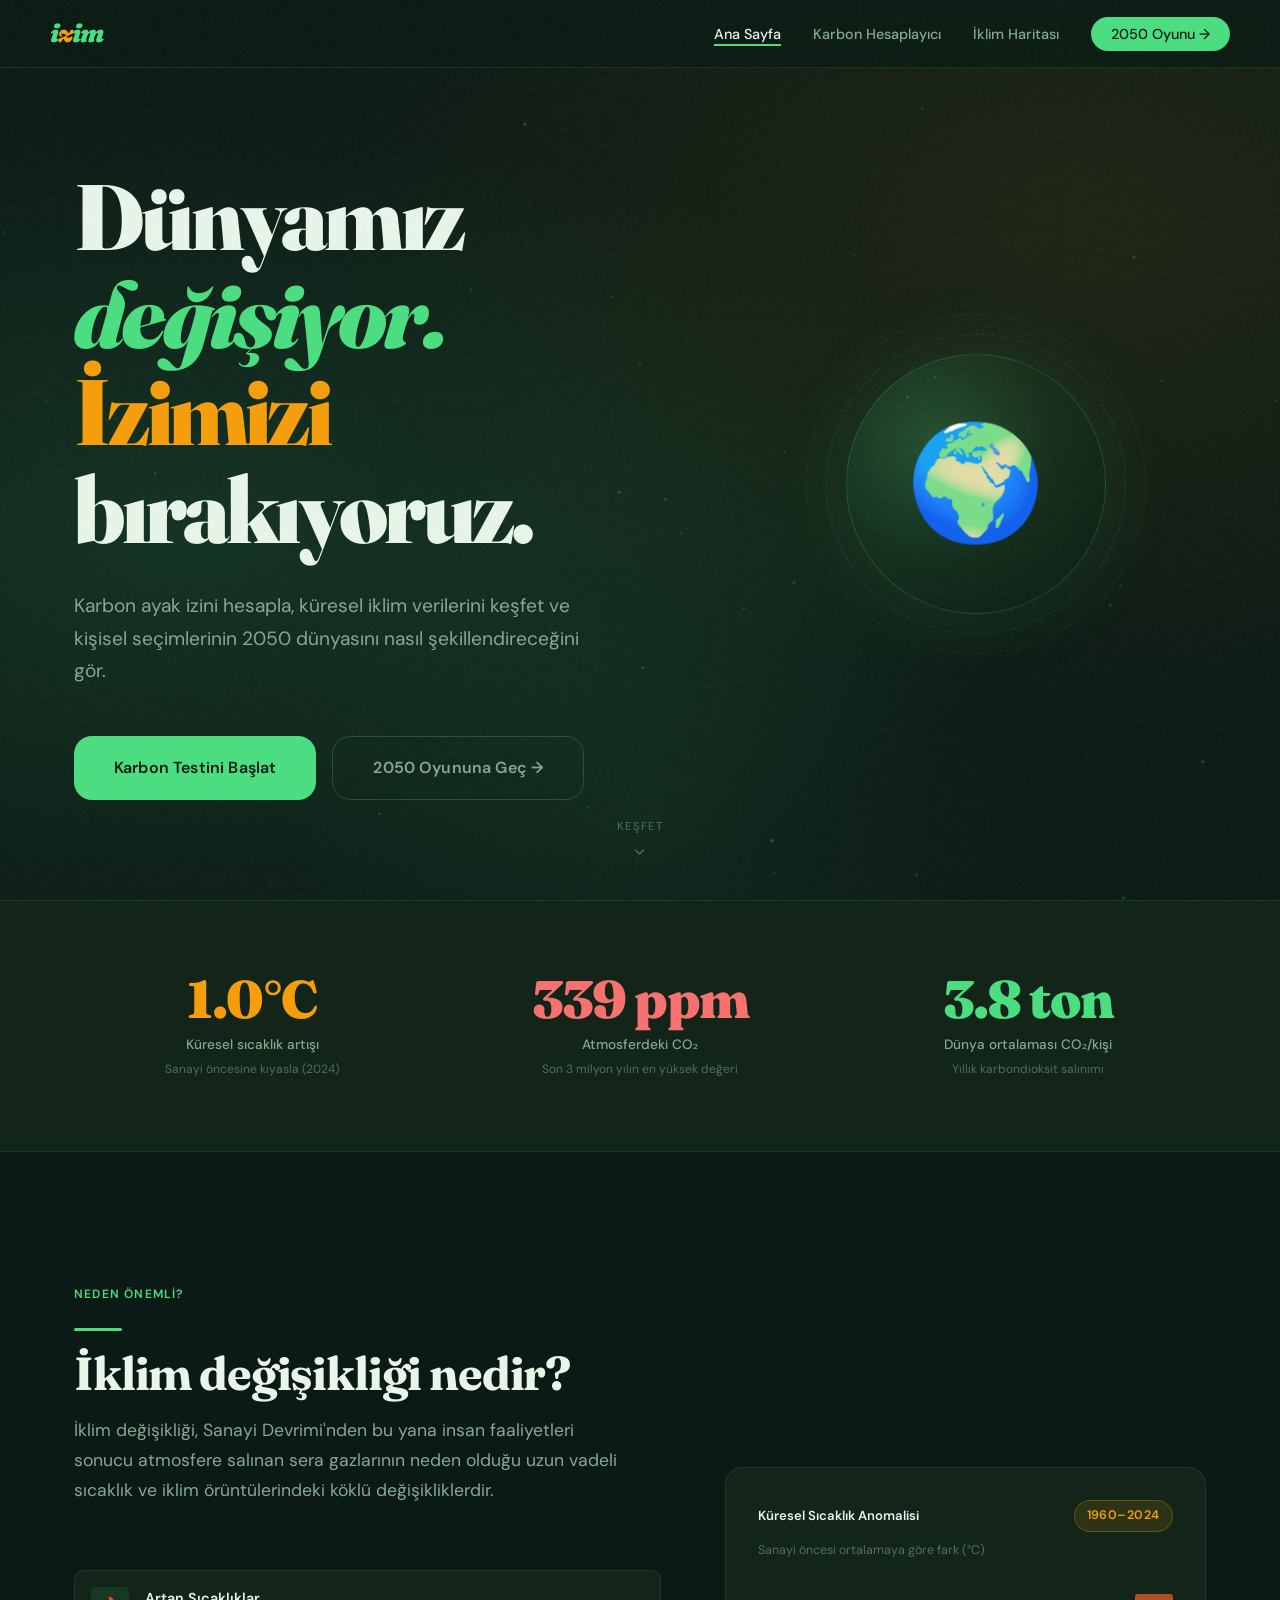
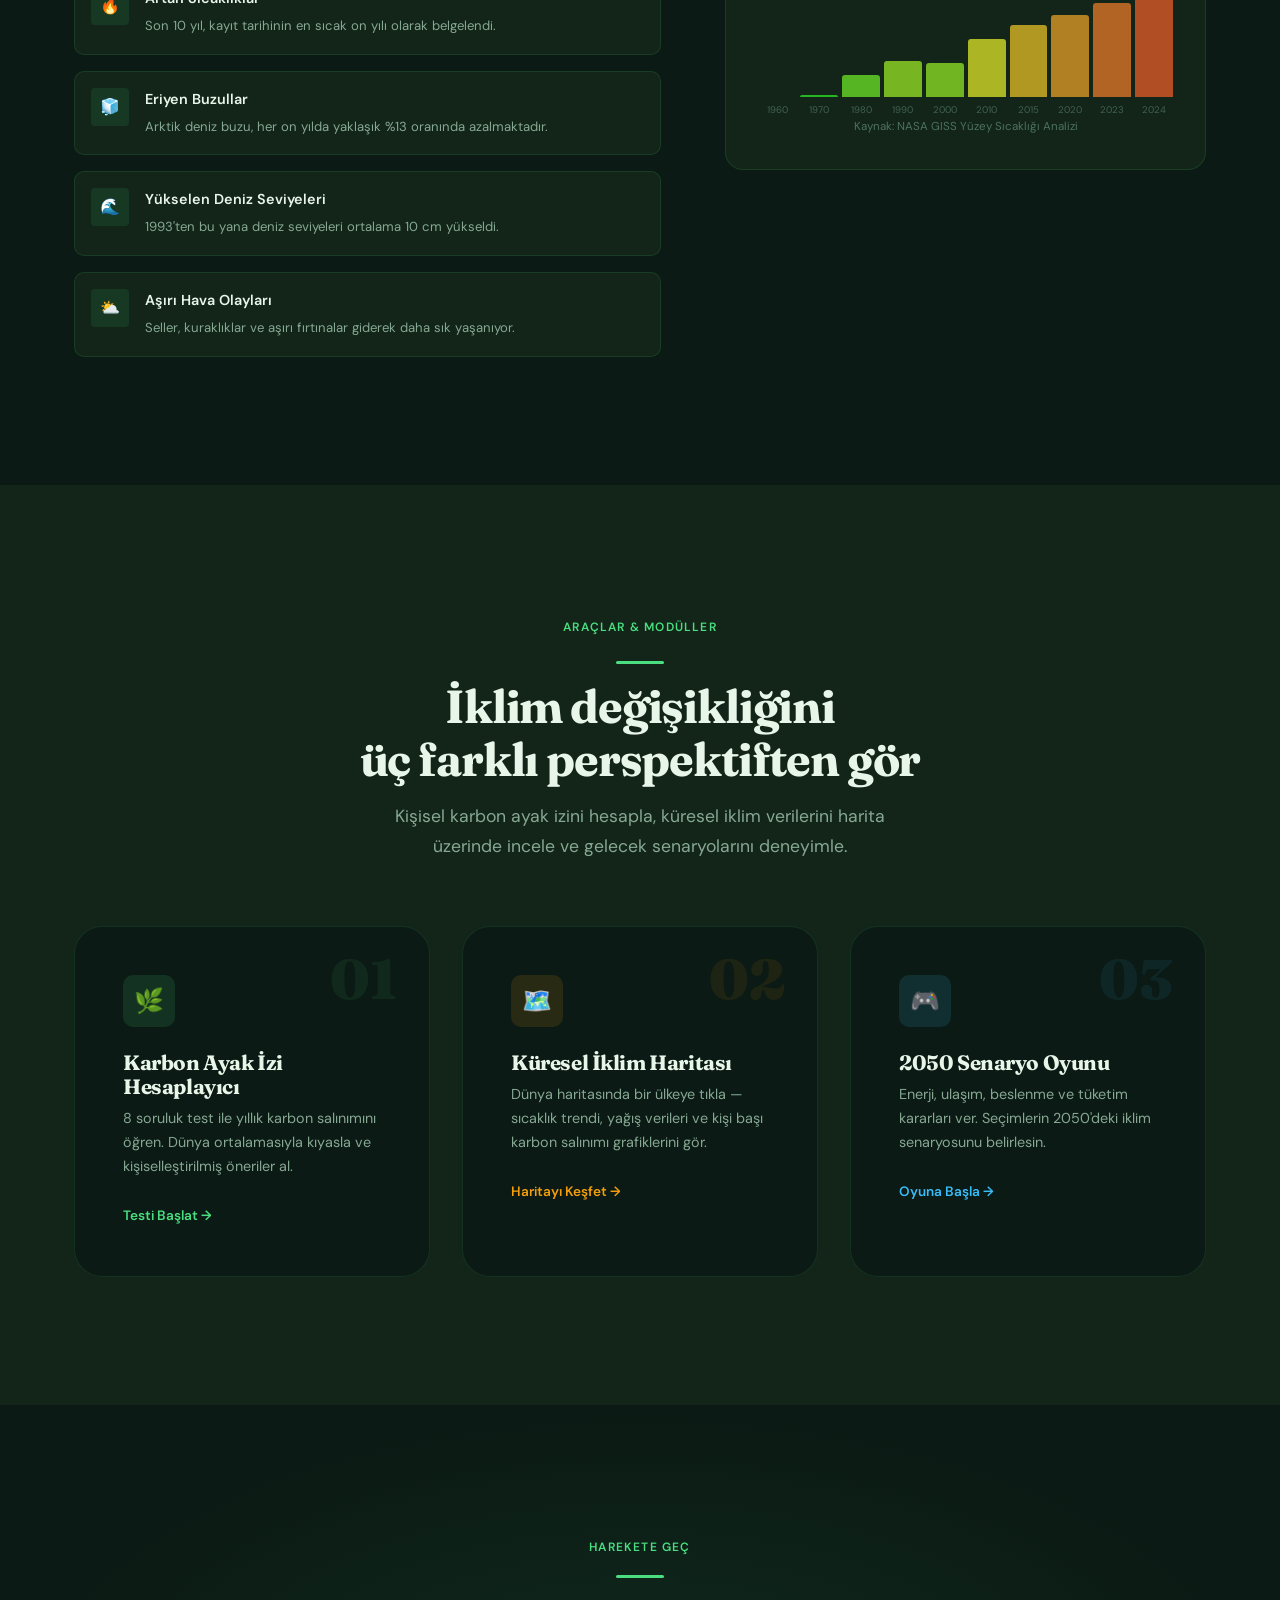
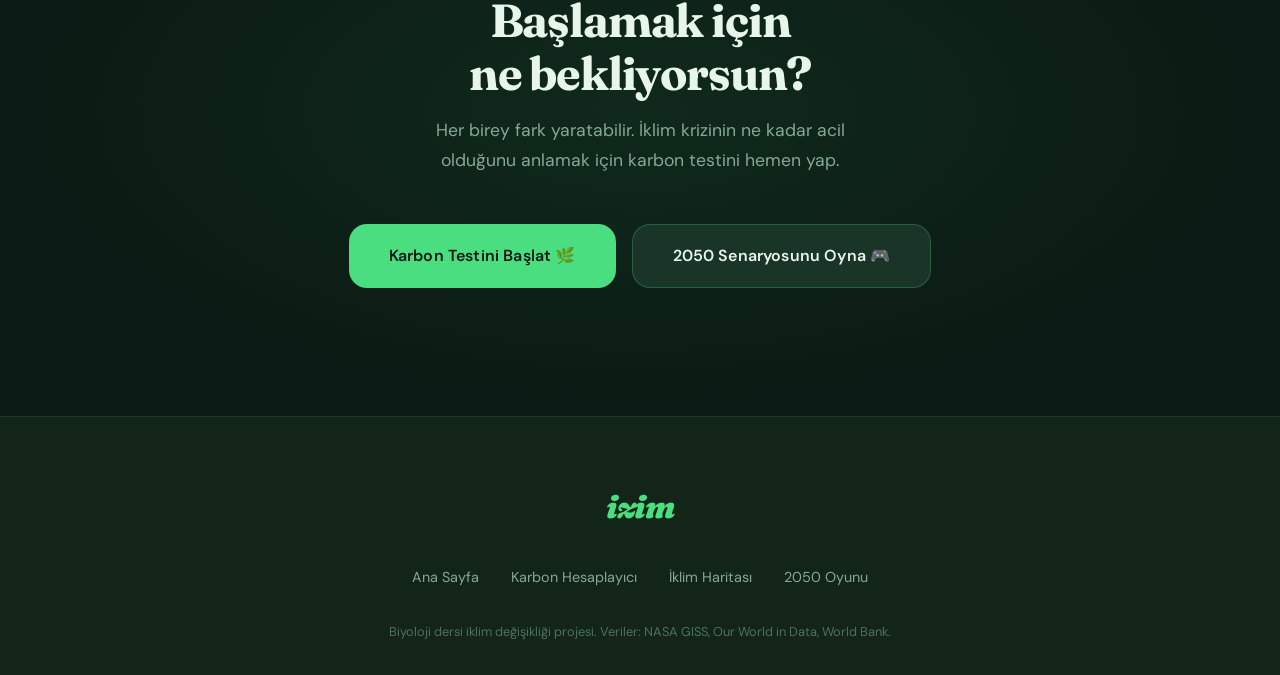
<file: index.html>
<!DOCTYPE html>
<html lang="tr">

<head>
  <meta charset="UTF-8">
  <meta name="viewport" content="width=device-width, initial-scale=1.0">
  <title>izim — İklim Değişikliği Farkındalık Platformu</title>
  <meta name="description"
    content="İklim değişikliğini keşfet. Karbon ayak izini hesapla, dünya iklim haritasını incele ve 2050 senaryo oyununu oyna.">
  <meta property="og:title" content="izim — İklim Değişikliği Farkındalık Platformu">
  <meta property="og:description" content="Karbon ayak izini hesapla, iklim haritasını incele, 2050 senaryosunu yönet.">
  <meta property="og:type" content="website">
  <link rel="icon"
    href="data:image/svg+xml,<svg xmlns='http://www.w3.org/2000/svg' viewBox='0 0 100 100'><text y='.9em' font-size='90'>🌿</text></svg>">
  <link rel="stylesheet" href="css/style.css">
  <style>
    /* ---- Hero ---- */
    .hero {
      min-height: 100vh;
      display: flex;
      align-items: center;
      position: relative;
      overflow: hidden;
      padding-top: var(--nav-height);
    }

    .hero-bg {
      position: absolute;
      inset: 0;
      background:
        radial-gradient(ellipse at 15% 60%, rgba(74, 222, 128, 0.12) 0%, transparent 55%),
        radial-gradient(ellipse at 85% 25%, rgba(245, 158, 11, 0.08) 0%, transparent 50%),
        radial-gradient(ellipse at 50% 90%, rgba(74, 222, 128, 0.06) 0%, transparent 40%);
      pointer-events: none;
    }

    /* Animated particles canvas */
    #particles-canvas {
      position: absolute;
      inset: 0;
      pointer-events: none;
      opacity: 0.35;
    }

    /* Dot grid */
    .hero::before {
      content: '';
      position: absolute;
      inset: 0;
      background-image: radial-gradient(circle, rgba(74, 222, 128, 0.07) 1px, transparent 1px);
      background-size: 32px 32px;
      pointer-events: none;
    }

    .hero-content {
      position: relative;
      z-index: 2;
      max-width: 720px;
    }

    .hero-eyebrow {
      display: inline-flex;
      align-items: center;
      gap: 8px;
      padding: 6px 14px;
      background: rgba(74, 222, 128, 0.08);
      border: 1px solid rgba(74, 222, 128, 0.2);
      border-radius: var(--radius-full);
      font-size: 0.78rem;
      font-weight: 600;
      color: var(--color-primary);
      letter-spacing: 0.06em;
      text-transform: uppercase;
      margin-bottom: var(--space-xl);
      animation: fadeInUp 0.6s var(--ease-out-expo) forwards;
    }

    .hero-eyebrow .dot {
      width: 6px;
      height: 6px;
      background: var(--color-primary);
      border-radius: 50%;
      animation: pulse-glow 2s ease infinite;
    }

    .hero h1 {
      font-size: clamp(3rem, 6vw + 1rem, 6.5rem);
      font-weight: 900;
      line-height: 1.05;
      letter-spacing: -0.04em;
      margin-bottom: var(--space-xl);
      animation: fadeInUp 0.7s 0.1s var(--ease-out-expo) both;
    }

    .hero h1 .line-accent {
      color: var(--color-primary);
      font-style: italic;
    }

    .hero h1 .line-warm {
      color: var(--color-accent);
    }

    .hero-desc {
      font-size: clamp(1rem, 1.5vw + 0.4rem, 1.2rem);
      color: var(--color-text-secondary);
      line-height: 1.7;
      max-width: 540px;
      margin-bottom: var(--space-2xl);
      animation: fadeInUp 0.7s 0.2s var(--ease-out-expo) both;
    }

    .hero-actions {
      display: flex;
      gap: var(--space-md);
      flex-wrap: wrap;
      animation: fadeInUp 0.7s 0.3s var(--ease-out-expo) both;
    }

    /* Floating earth badge */
    .hero-badge {
      position: absolute;
      right: 8%;
      top: 50%;
      transform: translateY(-50%);
      width: 320px;
      height: 320px;
      display: flex;
      align-items: center;
      justify-content: center;
      animation: float 6s ease-in-out infinite;
    }

    .hero-badge-circle {
      width: 260px;
      height: 260px;
      border-radius: 50%;
      background: radial-gradient(ellipse at 35% 35%,
          rgba(74, 222, 128, 0.25) 0%,
          rgba(34, 197, 94, 0.08) 50%,
          rgba(11, 26, 20, 0.6) 100%);
      border: 1px solid rgba(74, 222, 128, 0.2);
      display: flex;
      align-items: center;
      justify-content: center;
      font-size: 7rem;
      box-shadow: 0 0 80px rgba(74, 222, 128, 0.12);
    }

    .hero-badge-ring {
      position: absolute;
      width: 300px;
      height: 300px;
      border-radius: 50%;
      border: 1px dashed rgba(74, 222, 128, 0.15);
      animation: spin 40s linear infinite;
    }

    .hero-badge-ring-2 {
      position: absolute;
      width: 340px;
      height: 340px;
      border-radius: 50%;
      border: 1px dashed rgba(245, 158, 11, 0.1);
      animation: spin 60s linear infinite reverse;
    }

    @media (max-width: 900px) {
      .hero-badge {
        display: none;
      }

      .hero-content {
        max-width: 100%;
      }
    }

    /* ---- Stats Strip ---- */
    .stats-strip {
      padding: var(--space-2xl) 0;
      border-top: 1px solid var(--color-border);
      border-bottom: 1px solid var(--color-border);
      background: var(--color-surface);
    }

    .stats-grid {
      display: grid;
      grid-template-columns: repeat(3, 1fr);
      gap: var(--space-xl);
    }

    .stat-item {
      text-align: center;
      padding: var(--space-lg);
    }

    .stat-item .num {
      font-family: var(--font-display);
      font-size: clamp(2.2rem, 3.5vw + 0.5rem, 3.8rem);
      font-weight: 900;
      letter-spacing: -0.03em;
      line-height: 1;
      margin-bottom: var(--space-sm);
    }

    .stat-item .num.green {
      color: var(--color-primary);
    }

    .stat-item .num.amber {
      color: var(--color-accent);
    }

    .stat-item .num.red {
      color: #f87171;
    }

    .stat-item .stat-desc {
      font-size: 0.85rem;
      color: var(--color-text-secondary);
      font-weight: 500;
    }

    .stat-item .stat-sub {
      font-size: 0.75rem;
      color: var(--color-text-muted);
      margin-top: 4px;
    }

    @media (max-width: 640px) {
      .stats-grid {
        grid-template-columns: 1fr;
        gap: 0;
      }

      .stat-item {
        border-bottom: 1px solid var(--color-border);
      }
    }

    /* ---- About Section ---- */
    .about-grid {
      display: grid;
      grid-template-columns: 1.1fr 0.9fr;
      gap: var(--space-3xl);
      align-items: center;
    }

    .about-facts {
      display: flex;
      flex-direction: column;
      gap: var(--space-md);
      margin-top: var(--space-xl);
    }

    .about-fact {
      display: flex;
      align-items: flex-start;
      gap: var(--space-md);
      padding: var(--space-md);
      background: var(--color-surface);
      border: 1px solid var(--color-border);
      border-radius: var(--radius-md);
      transition: border-color 0.3s ease;
    }

    .about-fact:hover {
      border-color: var(--color-border-strong);
    }

    .about-fact-icon {
      width: 38px;
      height: 38px;
      border-radius: var(--radius-sm);
      background: rgba(74, 222, 128, 0.1);
      display: flex;
      align-items: center;
      justify-content: center;
      color: var(--color-primary);
      flex-shrink: 0;
    }

    .about-fact-text strong {
      display: block;
      font-size: 0.9rem;
      font-weight: 600;
      color: var(--color-text-primary);
      margin-bottom: 2px;
    }

    .about-fact-text span {
      font-size: 0.82rem;
      color: var(--color-text-secondary);
    }

    .about-visual {
      position: relative;
    }

    .temp-chart-preview {
      background: var(--color-surface);
      border: 1px solid var(--color-border);
      border-radius: var(--radius-lg);
      padding: var(--space-xl);
      overflow: hidden;
    }

    .temp-bars {
      display: flex;
      align-items: flex-end;
      gap: 4px;
      height: 120px;
      margin-top: var(--space-md);
    }

    .temp-bar {
      flex: 1;
      border-radius: 3px 3px 0 0;
      transition: height 1s var(--ease-out-expo);
      position: relative;
    }

    .temp-bar-label {
      position: absolute;
      bottom: -20px;
      left: 50%;
      transform: translateX(-50%);
      font-size: 0.6rem;
      color: var(--color-text-muted);
    }

    @media (max-width: 900px) {
      .about-grid {
        grid-template-columns: 1fr;
      }

      .about-visual {
        display: none;
      }
    }

    /* ---- Feature Cards ---- */
    .features-bg {
      background: var(--color-surface);
    }

    .feature-card {
      background: var(--color-bg);
      border: 1px solid var(--color-border);
      border-radius: var(--radius-xl);
      padding: var(--space-2xl);
      transition: all 0.4s var(--ease-out-expo);
      position: relative;
      overflow: hidden;
      text-decoration: none;
      display: block;
    }

    .feature-card::after {
      content: '';
      position: absolute;
      inset: 0;
      background: linear-gradient(135deg, rgba(74, 222, 128, 0.04) 0%, rgba(245, 158, 11, 0.02) 100%);
      opacity: 0;
      transition: opacity 0.4s ease;
    }

    .feature-card:hover {
      transform: translateY(-6px);
      border-color: var(--color-border-strong);
      box-shadow: var(--shadow-xl), var(--glow-green);
    }

    .feature-card:hover::after {
      opacity: 1;
    }

    .feature-num {
      font-family: var(--font-display);
      font-size: 3.5rem;
      font-weight: 900;
      line-height: 1;
      opacity: 0.08;
      position: absolute;
      top: var(--space-lg);
      right: var(--space-xl);
      color: var(--color-primary);
    }

    .feature-icon {
      width: 52px;
      height: 52px;
      border-radius: var(--radius-md);
      display: flex;
      align-items: center;
      justify-content: center;
      color: var(--color-primary);
      font-size: 1.5rem;
      margin-bottom: var(--space-lg);
      position: relative;
      z-index: 1;
    }

    .feature-icon.green {
      background: rgba(74, 222, 128, 0.12);
    }

    .feature-icon.amber {
      background: rgba(245, 158, 11, 0.12);
      color: var(--color-accent);
    }

    .feature-icon.sky {
      background: rgba(56, 189, 248, 0.12);
      color: #38bdf8;
    }

    .feature-card h3 {
      font-size: 1.3rem;
      margin-bottom: var(--space-sm);
      position: relative;
      z-index: 1;
    }

    .feature-card p {
      font-size: 0.9rem;
      line-height: 1.65;
      margin-bottom: var(--space-lg);
      position: relative;
      z-index: 1;
    }

    .feature-link {
      display: inline-flex;
      align-items: center;
      gap: 6px;
      font-size: 0.85rem;
      font-weight: 600;
      color: var(--color-primary);
      position: relative;
      z-index: 1;
      transition: gap 0.3s ease;
    }

    .feature-card:hover .feature-link {
      gap: 10px;
    }

    .feature-icon.amber+*+p+.feature-link {
      color: var(--color-accent);
    }

    /* ---- CTA Section ---- */
    .cta-section {
      text-align: center;
      position: relative;
      overflow: hidden;
    }

    .cta-bg {
      position: absolute;
      inset: 0;
      background:
        radial-gradient(ellipse at 50% 50%, rgba(74, 222, 128, 0.08) 0%, transparent 70%);
      pointer-events: none;
    }

    .cta-section h2 {
      margin-bottom: var(--space-md);
    }

    .cta-section p {
      max-width: 480px;
      margin: 0 auto var(--space-2xl);
    }

    .cta-buttons {
      display: flex;
      gap: var(--space-md);
      justify-content: center;
      flex-wrap: wrap;
    }
  </style>
</head>

<body>

  <!-- Navigation -->
  <nav class="nav" id="main-nav" aria-label="Ana Navigasyon">
    <div class="nav-inner">
      <a href="index.html" class="nav-logo">i<span>z</span>im</a>
      <ul class="nav-links">
        <li><a href="index.html">Ana Sayfa</a></li>
        <li><a href="karbon.html">Karbon Hesaplayıcı</a></li>
        <li><a href="harita.html">İklim Haritası</a></li>
        <li><a href="senaryo.html" class="nav-cta">2050 Oyunu →</a></li>
      </ul>
      <button class="nav-burger" aria-label="Menü aç/kapat" id="nav-burger">
        <span></span><span></span><span></span>
      </button>
    </div>
  </nav>

  <!-- Mobile Menu -->
  <nav class="nav-mobile" id="nav-mobile" aria-label="Mobil Menü">
    <a href="index.html">Ana Sayfa</a>
    <a href="karbon.html">Karbon Hesaplayıcı</a>
    <a href="harita.html">İklim Haritası</a>
    <a href="senaryo.html">2050 Senaryo Oyunu</a>
  </nav>

  <main>
    <!-- ================================================================
         HERO
         ================================================================ -->
    <section class="hero" aria-label="Ana Başlık">
      <div class="hero-bg"></div>
      <canvas id="particles-canvas"></canvas>

      <div class="container"
        style="display:flex; align-items:center; justify-content:space-between; position:relative; z-index:2; width:100%;">
        <div class="hero-content">
          <h1>
            Dünyamız<br>
            <span class="line-accent">değişiyor.</span><br>
            <span class="line-warm">İzimizi</span> bırakıyoruz.
          </h1>

          <p class="hero-desc">
            Karbon ayak izini hesapla, küresel iklim verilerini keşfet ve
            kişisel seçimlerinin 2050 dünyasını nasıl şekillendireceğini gör.
          </p>

          <div class="hero-actions">
            <a href="karbon.html" class="btn btn-primary btn-lg">
              Karbon Testini Başlat
            </a>
            <a href="senaryo.html" class="btn btn-ghost btn-lg">
              2050 Oyununa Geç →
            </a>
          </div>
        </div>

        <div class="hero-badge" aria-hidden="true">
          <div class="hero-badge-ring-2"></div>
          <div class="hero-badge-ring"></div>
          <div class="hero-badge-circle">🌍</div>
        </div>
      </div>

      <!-- Scroll indicator -->
      <div
        style="position:absolute; bottom:40px; left:50%; transform:translateX(-50%); display:flex; flex-direction:column; align-items:center; gap:8px; z-index:2; animation: float 2s ease-in-out infinite;">
        <span
          style="font-size:0.72rem; letter-spacing:0.1em; text-transform:uppercase; color:var(--color-text-muted);">Keşfet</span>
        <svg width="16" height="16" viewBox="0 0 24 24" fill="none" stroke="var(--color-text-muted)" stroke-width="2"
          stroke-linecap="round">
          <polyline points="6 9 12 15 18 9" />
        </svg>
      </div>
    </section>

    <!-- ================================================================
         STATS STRIP
         ================================================================ -->
    <section class="stats-strip" aria-label="Küresel İklim İstatistikleri">
      <div class="container">
        <div class="stats-grid">
          <div class="stat-item">
            <div class="num amber" data-counter="1.2" data-suffix="°C" data-decimals="1" id="counter-temp">1.2°C</div>
            <div class="stat-desc">Küresel sıcaklık artışı</div>
            <div class="stat-sub">Sanayi öncesine kıyasla (2024)</div>
          </div>
          <div class="stat-item">
            <div class="num red" data-counter="424" data-suffix=" ppm" id="counter-co2">424 ppm</div>
            <div class="stat-desc">Atmosferdeki CO₂</div>
            <div class="stat-sub">Son 3 milyon yılın en yüksek değeri</div>
          </div>
          <div class="stat-item">
            <div class="num green" data-counter="4.7" data-suffix=" ton" data-decimals="1" id="counter-avg">4.7 ton
            </div>
            <div class="stat-desc">Dünya ortalaması CO₂/kişi</div>
            <div class="stat-sub">Yıllık karbondioksit salınımı</div>
          </div>
        </div>
      </div>
    </section>

    <!-- ================================================================
         ABOUT
         ================================================================ -->
    <section class="section" aria-label="İklim Değişikliği Hakkında">
      <div class="container">
        <div class="about-grid">
          <div>
            <div class="section-header reveal">
              <span class="label">Neden Önemli?</span>
              <div class="divider"></div>
              <h2>İklim değişikliği nedir?</h2>
              <p>
                İklim değişikliği, Sanayi Devrimi'nden bu yana insan faaliyetleri sonucu atmosfere
                salınan sera gazlarının neden olduğu uzun vadeli sıcaklık ve iklim örüntülerindeki
                köklü değişikliklerdir.
              </p>
            </div>

            <div class="about-facts">
              <div class="about-fact reveal reveal-delay-1">
                <div class="about-fact-icon">🔥</div>
                <div class="about-fact-text">
                  <strong>Artan Sıcaklıklar</strong>
                  <span>Son 10 yıl, kayıt tarihinin en sıcak on yılı olarak belgelendi.</span>
                </div>
              </div>
              <div class="about-fact reveal reveal-delay-2">
                <div class="about-fact-icon">🧊</div>
                <div class="about-fact-text">
                  <strong>Eriyen Buzullar</strong>
                  <span>Arktik deniz buzu, her on yılda yaklaşık %13 oranında azalmaktadır.</span>
                </div>
              </div>
              <div class="about-fact reveal reveal-delay-3">
                <div class="about-fact-icon">🌊</div>
                <div class="about-fact-text">
                  <strong>Yükselen Deniz Seviyeleri</strong>
                  <span>1993'ten bu yana deniz seviyeleri ortalama 10 cm yükseldi.</span>
                </div>
              </div>
              <div class="about-fact reveal reveal-delay-4">
                <div class="about-fact-icon">⛅</div>
                <div class="about-fact-text">
                  <strong>Aşırı Hava Olayları</strong>
                  <span>Seller, kuraklıklar ve aşırı fırtınalar giderek daha sık yaşanıyor.</span>
                </div>
              </div>
            </div>
          </div>

          <div class="about-visual reveal reveal-delay-2">
            <div class="temp-chart-preview">
              <div style="display:flex; justify-content:space-between; align-items:center; margin-bottom:8px;">
                <span style="font-size:0.82rem; font-weight:600; color:var(--color-text-primary);">Küresel Sıcaklık
                  Anomalisi</span>
                <span class="badge badge-amber">1960–2024</span>
              </div>
              <p style="font-size:0.78rem; color:var(--color-text-muted); margin-bottom:12px;">Sanayi öncesi ortalamaya
                göre fark (°C)</p>
              <div class="temp-bars" id="temp-bars">
                <!-- Filled by JS -->
              </div>
              <div style="height:20px;"></div>
              <p style="font-size:0.72rem; color:var(--color-text-muted); text-align:center;">Kaynak: NASA GISS Yüzey
                Sıcaklığı Analizi</p>
            </div>
          </div>
        </div>
      </div>
    </section>

    <!-- ================================================================
         FEATURE CARDS
         ================================================================ -->
    <section class="section features-bg" aria-label="Araçlar">
      <div class="container">
        <div class="section-header centered reveal">
          <span class="label">Araçlar &amp; Modüller</span>
          <div class="divider centered"></div>
          <h2>İklim değişikliğini<br>üç farklı perspektiften gör</h2>
          <p>
            Kişisel karbon ayak izini hesapla, küresel iklim verilerini harita üzerinde incele
            ve gelecek senaryolarını deneyimle.
          </p>
        </div>

        <div class="grid-3">
          <a href="karbon.html" class="feature-card reveal reveal-delay-1" id="feature-karbon">
            <span class="feature-num">01</span>
            <div class="feature-icon green">🌿</div>
            <h3>Karbon Ayak İzi Hesaplayıcı</h3>
            <p>
              8 soruluk test ile yıllık karbon salınımını öğren. Dünya ortalamasıyla
              kıyasla ve kişiselleştirilmiş öneriler al.
            </p>
            <span class="feature-link">Testi Başlat →</span>
          </a>

          <a href="harita.html" class="feature-card reveal reveal-delay-2" id="feature-harita">
            <span class="feature-num" style="color:var(--color-accent);">02</span>
            <div class="feature-icon amber">🗺️</div>
            <h3>Küresel İklim Haritası</h3>
            <p>
              Dünya haritasında bir ülkeye tıkla — sıcaklık trendi, yağış verileri
              ve kişi başı karbon salınımı grafiklerini gör.
            </p>
            <span class="feature-link" style="color:var(--color-accent);">Haritayı Keşfet →</span>
          </a>

          <a href="senaryo.html" class="feature-card reveal reveal-delay-3" id="feature-senaryo">
            <span class="feature-num" style="color:#38bdf8;">03</span>
            <div class="feature-icon sky">🎮</div>
            <h3>2050 Senaryo Oyunu</h3>
            <p>
              Enerji, ulaşım, beslenme ve tüketim kararları ver. Seçimlerin
              2050'deki iklim senaryosunu belirlesin.
            </p>
            <span class="feature-link" style="color:#38bdf8;">Oyuna Başla →</span>
          </a>
        </div>
      </div>
    </section>

    <!-- ================================================================
         CTA
         ================================================================ -->
    <section class="section cta-section" aria-label="Hemen Başla">
      <div class="cta-bg"></div>
      <div class="container" style="position:relative; z-index:1;">
        <div class="reveal">
          <span class="label">Harekete Geç</span>
          <div class="divider centered"></div>
          <h2>Başlamak için<br>ne bekliyorsun?</h2>
          <p>
            Her birey fark yaratabilir. İklim krizinin ne kadar acil olduğunu anlamak
            için karbon testini hemen yap.
          </p>
          <div class="cta-buttons">
            <a href="karbon.html" class="btn btn-primary btn-lg">Karbon Testini Başlat 🌿</a>
            <a href="senaryo.html" class="btn btn-secondary btn-lg">2050 Senaryosunu Oyna 🎮</a>
          </div>
        </div>
      </div>
    </section>
  </main>

  <!-- Footer -->
  <footer class="footer">
    <div class="container">
      <div class="footer-inner">
        <div class="footer-logo">izim</div>
        <ul class="footer-links">
          <li><a href="index.html">Ana Sayfa</a></li>
          <li><a href="karbon.html">Karbon Hesaplayıcı</a></li>
          <li><a href="harita.html">İklim Haritası</a></li>
          <li><a href="senaryo.html">2050 Oyunu</a></li>
        </ul>
        <p class="footer-copy">
          Biyoloji dersi iklim değişikliği projesi. Veriler: NASA GISS, Our World in Data, World Bank.
        </p>
      </div>
    </div>
  </footer>

  <script src="js/main.js" defer></script>
  <script defer>
    // ---- Particle canvas ----
    const canvas = document.getElementById('particles-canvas');
    const ctx = canvas.getContext('2d');
    let particles = [];
    const PARTICLE_COUNT = 60;

    function resizeCanvas() {
      canvas.width = window.innerWidth;
      canvas.height = window.innerHeight;
    }
    resizeCanvas();
    window.addEventListener('resize', resizeCanvas);

    for (let i = 0; i < PARTICLE_COUNT; i++) {
      particles.push({
        x: Math.random() * window.innerWidth,
        y: Math.random() * window.innerHeight,
        r: Math.random() * 1.5 + 0.3,
        vx: (Math.random() - 0.5) * 0.3,
        vy: (Math.random() - 0.5) * 0.3,
        alpha: Math.random() * 0.6 + 0.2
      });
    }

    function animateParticles() {
      ctx.clearRect(0, 0, canvas.width, canvas.height);
      particles.forEach(p => {
        p.x += p.vx; p.y += p.vy;
        if (p.x < 0) p.x = canvas.width;
        if (p.x > canvas.width) p.x = 0;
        if (p.y < 0) p.y = canvas.height;
        if (p.y > canvas.height) p.y = 0;
        ctx.beginPath();
        ctx.arc(p.x, p.y, p.r, 0, Math.PI * 2);
        ctx.fillStyle = `rgba(74, 222, 128, ${p.alpha})`;
        ctx.fill();
      });
      requestAnimationFrame(animateParticles);
    }
    animateParticles();

    // ---- Temperature bar chart (preview) ----
    const tempData = [
      { year: '1960', val: 0.0 }, { year: '1970', val: 0.02 },
      { year: '1980', val: 0.27 }, { year: '1990', val: 0.45 },
      { year: '2000', val: 0.42 }, { year: '2010', val: 0.72 },
      { year: '2015', val: 0.90 }, { year: '2020', val: 1.02 },
      { year: '2023', val: 1.17 }, { year: '2024', val: 1.29 }
    ];
    const maxVal = 1.5;
    const barsEl = document.getElementById('temp-bars');
    if (barsEl) {
      barsEl.innerHTML = tempData.map(d => {
        const pct = (d.val / maxVal) * 100;
        const hue = Math.round(120 - (d.val / 1.5) * 120);
        return `<div class="temp-bar" style="height:${pct}%; background: hsl(${hue}, 70%, 50%); opacity:0.8;">
          <span class="temp-bar-label">${d.year}</span>
        </div>`;
      }).join('');
    }
  </script>
</body>

</html>
</file>
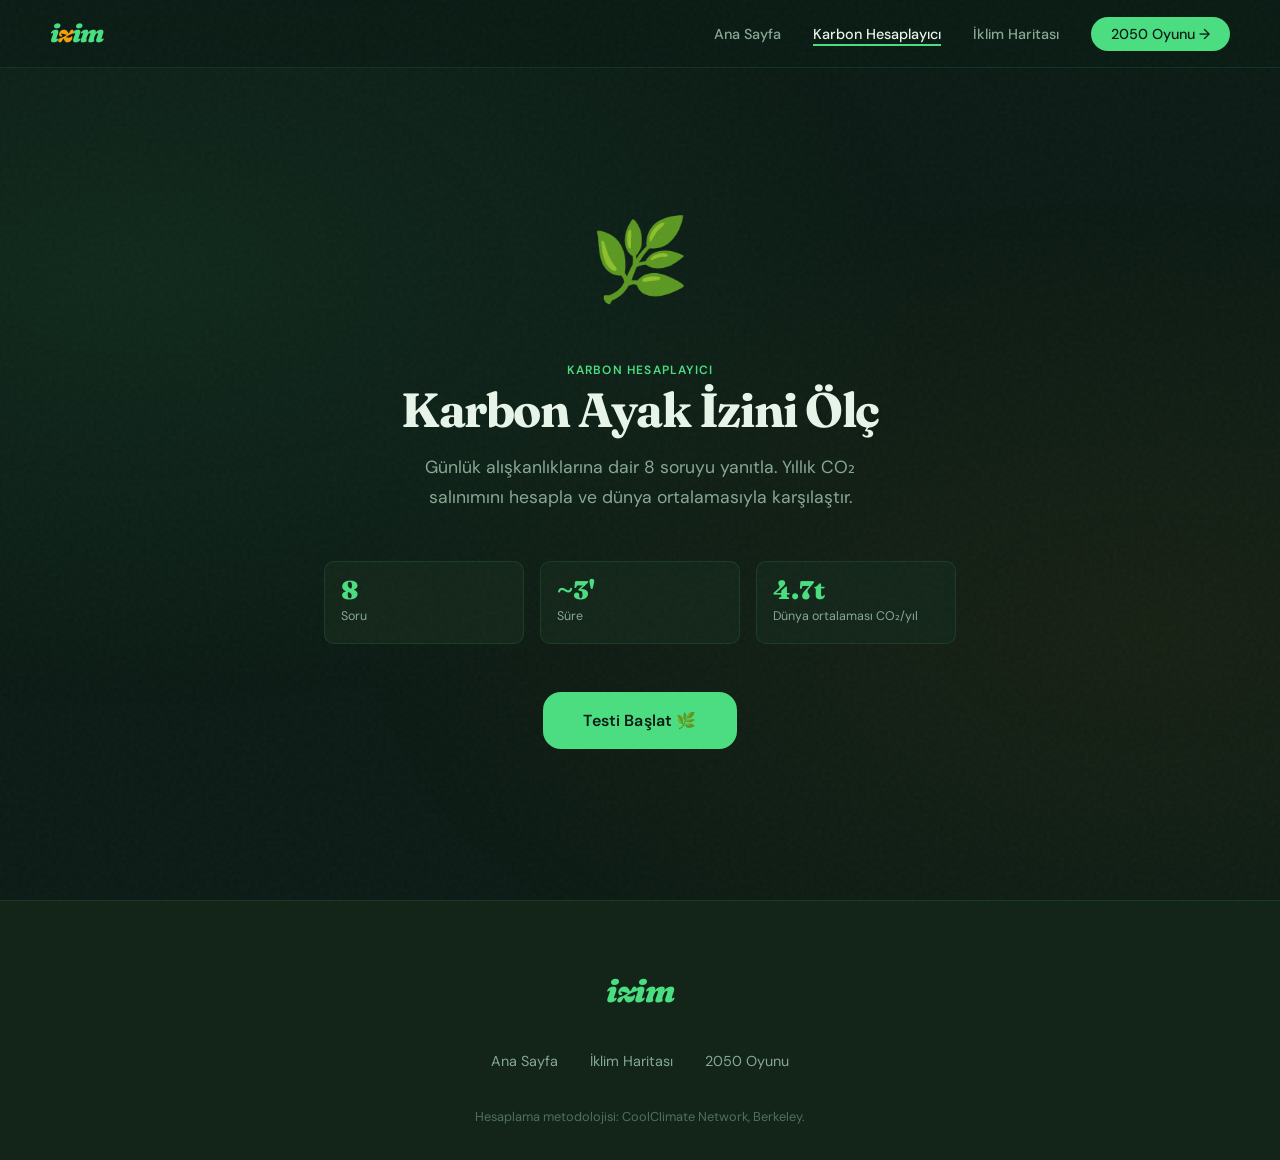
<file: karbon.html>
<!DOCTYPE html>
<html lang="tr">
<head>
  <meta charset="UTF-8">
  <meta name="viewport" content="width=device-width, initial-scale=1.0">
  <title>Karbon Ayak İzi Hesaplayıcı — izim</title>
  <meta name="description" content="8 soruluk interaktif test ile yıllık karbon ayak izini hesapla, dünya ortalamasıyla karşılaştır ve kişiselleştirilmiş öneriler al.">
  <link rel="icon" href="data:image/svg+xml,<svg xmlns='http://www.w3.org/2000/svg' viewBox='0 0 100 100'><text y='.9em' font-size='90'>🌿</text></svg>">
  <link rel="stylesheet" href="css/style.css">
  <style>
    /* ---- Page layout ---- */
    .karbon-page {
      min-height: 100vh;
      padding-top: var(--nav-height);
      position: relative;
      overflow: hidden;
    }

    .karbon-page::before {
      content: '';
      position: fixed;
      inset: 0;
      background:
        radial-gradient(ellipse at 10% 30%, rgba(74, 222, 128, 0.07) 0%, transparent 50%),
        radial-gradient(ellipse at 90% 70%, rgba(245, 158, 11, 0.05) 0%, transparent 50%);
      pointer-events: none;
      z-index: 0;
    }

    .karbon-inner {
      max-width: 680px;
      margin: 0 auto;
      padding: var(--space-3xl) var(--space-lg);
      position: relative;
      z-index: 1;
    }

    /* ---- Intro screen ---- */
    #screen-intro {
      text-align: center;
      padding: var(--space-3xl) 0;
    }

    #screen-intro .intro-icon {
      font-size: 5rem;
      margin-bottom: var(--space-xl);
      animation: float 4s ease-in-out infinite;
      display: block;
    }

    #screen-intro h1 {
      font-size: clamp(2rem, 4vw + 0.5rem, 3rem);
      margin-bottom: var(--space-md);
    }

    #screen-intro p {
      max-width: 480px;
      margin: 0 auto var(--space-2xl);
    }

    .intro-info-cards {
      display: grid;
      grid-template-columns: repeat(3, 1fr);
      gap: var(--space-md);
      margin-bottom: var(--space-2xl);
      text-align: left;
    }

    .intro-info-card {
      background: var(--color-surface);
      border: 1px solid var(--color-border);
      border-radius: var(--radius-md);
      padding: var(--space-md);
    }

    .intro-info-card .iic-num {
      font-family: var(--font-display);
      font-size: 1.6rem;
      font-weight: 900;
      color: var(--color-primary);
      line-height: 1;
      margin-bottom: 4px;
    }

    .intro-info-card .iic-label {
      font-size: 0.78rem;
      color: var(--color-text-secondary);
    }

    @media (max-width: 540px) {
      .intro-info-cards { grid-template-columns: 1fr; }
    }

    /* ---- Quiz screen ---- */
    #screen-quiz { display: none; }

    .quiz-top {
      margin-bottom: var(--space-2xl);
    }

    .quiz-progress-row {
      display: flex;
      align-items: center;
      justify-content: space-between;
      margin-bottom: var(--space-sm);
    }

    .quiz-step-label {
      font-size: 0.8rem;
      font-weight: 600;
      color: var(--color-text-muted);
      letter-spacing: 0.05em;
    }

    .quiz-progress-track {
      height: 5px;
      background: var(--color-surface-2);
      border-radius: var(--radius-full);
      overflow: hidden;
    }

    #quiz-progress-fill {
      height: 100%;
      background: linear-gradient(90deg, var(--color-primary-dark), var(--color-primary));
      border-radius: var(--radius-full);
      transition: width 0.5s var(--ease-out-expo);
    }

    /* Question card */
    .question-card {
      background: var(--color-surface);
      border: 1px solid var(--color-border);
      border-radius: var(--radius-xl);
      padding: var(--space-2xl);
      animation: scaleIn 0.4s var(--ease-out-expo) forwards;
    }

    .q-category {
      display: inline-flex;
      align-items: center;
      gap: 6px;
      font-size: 0.72rem;
      font-weight: 600;
      color: var(--color-primary);
      letter-spacing: 0.08em;
      text-transform: uppercase;
      margin-bottom: var(--space-md);
      background: rgba(74, 222, 128, 0.08);
      border: 1px solid rgba(74, 222, 128, 0.18);
      padding: 4px 12px;
      border-radius: var(--radius-full);
    }

    .q-text {
      font-family: var(--font-display);
      font-size: clamp(1.1rem, 2vw + 0.3rem, 1.5rem);
      font-weight: 700;
      color: var(--color-text-primary);
      line-height: 1.35;
      margin-bottom: var(--space-xl);
    }

    .q-sub {
      font-size: 0.85rem;
      color: var(--color-text-muted);
      margin-top: -var(--space-md);
      margin-bottom: var(--space-xl);
    }

    /* Answer options */
    .answers {
      display: flex;
      flex-direction: column;
      gap: var(--space-md);
    }

    .answer-btn {
      display: flex;
      align-items: center;
      gap: var(--space-md);
      padding: 16px 20px;
      background: var(--color-surface-2);
      border: 1.5px solid var(--color-border);
      border-radius: var(--radius-lg);
      cursor: pointer;
      transition: all 0.25s var(--ease-out-expo);
      text-align: left;
      width: 100%;
    }

    .answer-btn:hover {
      border-color: var(--color-primary);
      background: rgba(74, 222, 128, 0.06);
      transform: translateX(4px);
    }

    .answer-btn.selected {
      border-color: var(--color-primary);
      background: rgba(74, 222, 128, 0.1);
    }

    .answer-icon {
      font-size: 1.5rem;
      flex-shrink: 0;
      width: 40px;
      text-align: center;
    }

    .answer-text strong {
      display: block;
      font-size: 0.95rem;
      font-weight: 600;
      color: var(--color-text-primary);
      margin-bottom: 2px;
    }

    .answer-text span {
      font-size: 0.8rem;
      color: var(--color-text-muted);
    }

    /* Feedback panel (after each answer) */
    #feedback-panel {
      display: none;
      margin-top: var(--space-lg);
      padding: var(--space-lg);
      border-radius: var(--radius-md);
      border: 1px solid var(--color-border-strong);
      background: var(--color-surface-2);
      animation: fadeInUp 0.4s var(--ease-out-expo) forwards;
    }

    #feedback-panel .feedback-impact {
      display: flex;
      align-items: center;
      gap: var(--space-sm);
      margin-bottom: var(--space-sm);
    }

    #feedback-panel .feedback-impact .impact-val {
      font-family: var(--font-display);
      font-size: 1.4rem;
      font-weight: 900;
    }

    .impact-high { color: #f87171; }
    .impact-med  { color: var(--color-accent); }
    .impact-low  { color: var(--color-primary); }

    #feedback-text {
      font-size: 0.88rem;
      color: var(--color-text-secondary);
      line-height: 1.6;
    }

    .next-btn-wrap {
      margin-top: var(--space-lg);
      display: flex;
      justify-content: flex-end;
    }

    /* ---- Result screen ---- */
    #screen-result { display: none; }

    .result-header {
      text-align: center;
      margin-bottom: var(--space-2xl);
    }

    .result-co2-ring {
      width: 180px; height: 180px;
      border-radius: 50%;
      display: flex;
      flex-direction: column;
      align-items: center;
      justify-content: center;
      margin: 0 auto var(--space-xl);
      border: 3px solid var(--color-primary);
      box-shadow: 0 0 40px rgba(74, 222, 128, 0.2), inset 0 0 40px rgba(74, 222, 128, 0.05);
      background: var(--color-surface);
      animation: pulse-glow 3s ease infinite;
    }

    .result-co2-num {
      font-family: var(--font-display);
      font-size: 2.8rem;
      font-weight: 900;
      line-height: 1;
      color: var(--color-primary);
    }

    .result-co2-unit {
      font-size: 0.78rem;
      color: var(--color-text-secondary);
      margin-top: 4px;
    }

    .result-verdict {
      display: inline-flex;
      align-items: center;
      gap: 8px;
      padding: 10px 24px;
      border-radius: var(--radius-full);
      font-size: 1rem;
      font-weight: 700;
      margin-bottom: var(--space-lg);
    }

    .verdict-low {
      background: rgba(74, 222, 128, 0.12);
      color: var(--color-primary);
      border: 1.5px solid rgba(74, 222, 128, 0.3);
    }

    .verdict-avg {
      background: rgba(245, 158, 11, 0.12);
      color: var(--color-accent);
      border: 1.5px solid rgba(245, 158, 11, 0.3);
    }

    .verdict-high {
      background: rgba(239, 68, 68, 0.12);
      color: #f87171;
      border: 1.5px solid rgba(239, 68, 68, 0.3);
    }

    /* Comparison bar */
    .comparison-section {
      background: var(--color-surface);
      border: 1px solid var(--color-border);
      border-radius: var(--radius-lg);
      padding: var(--space-xl);
      margin-bottom: var(--space-xl);
    }

    .comparison-bars {
      display: flex;
      flex-direction: column;
      gap: var(--space-md);
      margin-top: var(--space-lg);
    }

    .comp-bar-row {
      display: flex;
      align-items: center;
      gap: var(--space-md);
    }

    .comp-bar-label {
      width: 110px;
      font-size: 0.8rem;
      font-weight: 600;
      color: var(--color-text-secondary);
      flex-shrink: 0;
    }

    .comp-bar-track {
      flex: 1;
      height: 12px;
      background: var(--color-surface-2);
      border-radius: var(--radius-full);
      overflow: hidden;
    }

    .comp-bar-fill {
      height: 100%;
      border-radius: var(--radius-full);
      transition: width 1.2s var(--ease-out-expo);
    }

    .comp-bar-val {
      width: 60px;
      font-size: 0.82rem;
      font-weight: 700;
      text-align: right;
      flex-shrink: 0;
    }

    /* Recommendations */
    .recs-section {
      background: var(--color-surface);
      border: 1px solid var(--color-border);
      border-radius: var(--radius-lg);
      padding: var(--space-xl);
      margin-bottom: var(--space-xl);
    }

    .recs-list {
      list-style: none;
      display: flex;
      flex-direction: column;
      gap: var(--space-md);
      margin-top: var(--space-lg);
    }

    .recs-list li {
      display: flex;
      align-items: flex-start;
      gap: var(--space-md);
      font-size: 0.9rem;
      color: var(--color-text-secondary);
      line-height: 1.6;
    }

    .recs-list li .rec-icon {
      width: 28px; height: 28px;
      background: rgba(74, 222, 128, 0.1);
      border-radius: 50%;
      display: flex; align-items: center; justify-content: center;
      font-size: 0.85rem;
      flex-shrink: 0;
      margin-top: 1px;
    }

    .result-actions {
      display: flex;
      gap: var(--space-md);
      justify-content: center;
      flex-wrap: wrap;
    }
  </style>
</head>
<body>

  <!-- Navigation -->
  <nav class="nav" id="main-nav">
    <div class="nav-inner">
      <a href="index.html" class="nav-logo">i<span>z</span>im</a>
      <ul class="nav-links">
        <li><a href="index.html">Ana Sayfa</a></li>
        <li><a href="karbon.html" class="active">Karbon Hesaplayıcı</a></li>
        <li><a href="harita.html">İklim Haritası</a></li>
        <li><a href="senaryo.html" class="nav-cta">2050 Oyunu →</a></li>
      </ul>
      <button class="nav-burger" id="nav-burger" aria-label="Menü">
        <span></span><span></span><span></span>
      </button>
    </div>
  </nav>
  <nav class="nav-mobile" id="nav-mobile">
    <a href="index.html">Ana Sayfa</a>
    <a href="karbon.html">Karbon Hesaplayıcı</a>
    <a href="harita.html">İklim Haritası</a>
    <a href="senaryo.html">2050 Oyunu</a>
  </nav>

  <main class="karbon-page">
    <div class="karbon-inner">

      <!-- ============================================================
           INTRO SCREEN
           ============================================================ -->
      <div id="screen-intro">
        <span class="intro-icon" aria-hidden="true">🌿</span>
        <span class="label">Karbon Hesaplayıcı</span>
        <h1>Karbon Ayak İzini Ölç</h1>
        <p>
          Günlük alışkanlıklarına dair 8 soruyu yanıtla. Yıllık CO₂ salınımını hesapla
          ve dünya ortalamasıyla karşılaştır.
        </p>

        <div class="intro-info-cards">
          <div class="intro-info-card">
            <div class="iic-num">8</div>
            <div class="iic-label">Soru</div>
          </div>
          <div class="intro-info-card">
            <div class="iic-num">~3'</div>
            <div class="iic-label">Süre</div>
          </div>
          <div class="intro-info-card">
            <div class="iic-num">4.7t</div>
            <div class="iic-label">Dünya ortalaması CO₂/yıl</div>
          </div>
        </div>

        <button class="btn btn-primary btn-lg" id="start-quiz-btn">
          Testi Başlat 🌿
        </button>
      </div>

      <!-- ============================================================
           QUIZ SCREEN
           ============================================================ -->
      <div id="screen-quiz">
        <div class="quiz-top">
          <div class="quiz-progress-row">
            <span class="quiz-step-label" id="step-label">Soru 1 / 8</span>
            <span class="quiz-step-label" id="score-label">0 kg CO₂</span>
          </div>
          <div class="quiz-progress-track">
            <div id="quiz-progress-fill" style="width:0%"></div>
          </div>
        </div>

        <div class="question-card" id="question-card">
          <div class="q-category" id="q-category">Kategori</div>
          <div class="q-text" id="q-text">Soru yükleniyor…</div>
          <div class="q-sub" id="q-sub"></div>
          <div class="answers" id="answers-container"></div>

          <div id="feedback-panel">
            <div class="feedback-impact">
              <span class="impact-val" id="feedback-impact-val">+0</span>
              <span style="font-size:0.82rem; color:var(--color-text-secondary);">kg CO₂/yıl bu tercihten</span>
            </div>
            <p id="feedback-text">Geri bildirim yükleniyor…</p>
          </div>

          <div class="next-btn-wrap" id="next-btn-wrap" style="display:none">
            <button class="btn btn-primary" id="next-btn">Sonraki Soru →</button>
          </div>
        </div>
      </div>

      <!-- ============================================================
           RESULT SCREEN
           ============================================================ -->
      <div id="screen-result">
        <div class="result-header">
          <span class="label">Sonuçların</span>
          <h1 style="margin:var(--space-md) 0;">Yıllık Karbon<br>Salınımın</h1>

          <div class="result-co2-ring">
            <div class="result-co2-num" id="result-num">0</div>
            <div class="result-co2-unit">ton CO₂ / yıl</div>
          </div>

          <div class="result-verdict" id="result-verdict">Hesaplanıyor…</div>
          <p id="result-desc" style="max-width:460px; margin:0 auto;"></p>
        </div>

        <!-- Comparison -->
        <div class="comparison-section reveal">
          <h3 style="margin-bottom:4px;">Karşılaştırma</h3>
          <p style="font-size:0.85rem; margin-bottom:0;">Kişi başı yıllık CO₂ salınımı</p>
          <div class="comparison-bars">
            <div class="comp-bar-row">
              <span class="comp-bar-label">Sen</span>
              <div class="comp-bar-track">
                <div class="comp-bar-fill" id="bar-you" style="width:0%; background:var(--color-primary);"></div>
              </div>
              <span class="comp-bar-val" id="bar-you-val" style="color:var(--color-primary);">—</span>
            </div>
            <div class="comp-bar-row">
              <span class="comp-bar-label">Türkiye</span>
              <div class="comp-bar-track">
                <div class="comp-bar-fill" style="width:35%; background:var(--color-accent);"></div>
              </div>
              <span class="comp-bar-val" style="color:var(--color-accent);">5.9t</span>
            </div>
            <div class="comp-bar-row">
              <span class="comp-bar-label">Dünya Ort.</span>
              <div class="comp-bar-track">
                <div class="comp-bar-fill" style="width:29%; background:#86a893;"></div>
              </div>
              <span class="comp-bar-val" style="color:#86a893;">4.7t</span>
            </div>
            <div class="comp-bar-row">
              <span class="comp-bar-label">ABD</span>
              <div class="comp-bar-track">
                <div class="comp-bar-fill" style="width:93%; background:#f87171;"></div>
              </div>
              <span class="comp-bar-val" style="color:#f87171;">14.9t</span>
            </div>
            <div class="comp-bar-row">
              <span class="comp-bar-label">Hindistan</span>
              <div class="comp-bar-track">
                <div class="comp-bar-fill" style="width:12%; background:var(--color-primary);"></div>
              </div>
              <span class="comp-bar-val" style="color:var(--color-primary);">1.9t</span>
            </div>
          </div>
        </div>

        <!-- Recommendations -->
        <div class="recs-section reveal reveal-delay-2">
          <h3 style="margin-bottom:4px;">Kişisel Öneriler</h3>
          <p style="font-size:0.85rem; margin-bottom:0;">Karbon ayak izini azaltmak için</p>
          <ul class="recs-list" id="recs-list"></ul>
        </div>

        <div class="result-actions">
          <button class="btn btn-ghost" id="restart-btn">↩ Testi Yeniden Yap</button>
          <a href="senaryo.html" class="btn btn-primary">2050 Oyununa Geç 🎮</a>
        </div>
      </div>

    </div>
  </main>

  <footer class="footer">
    <div class="container">
      <div class="footer-inner">
        <div class="footer-logo">izim</div>
        <ul class="footer-links">
          <li><a href="index.html">Ana Sayfa</a></li>
          <li><a href="harita.html">İklim Haritası</a></li>
          <li><a href="senaryo.html">2050 Oyunu</a></li>
        </ul>
        <p class="footer-copy">Hesaplama metodolojisi: CoolClimate Network, Berkeley.</p>
      </div>
    </div>
  </footer>

  <script src="js/main.js" defer></script>
  <script src="js/karbon.js?v=1.0.2" defer></script>
</body>
</html>
</file>
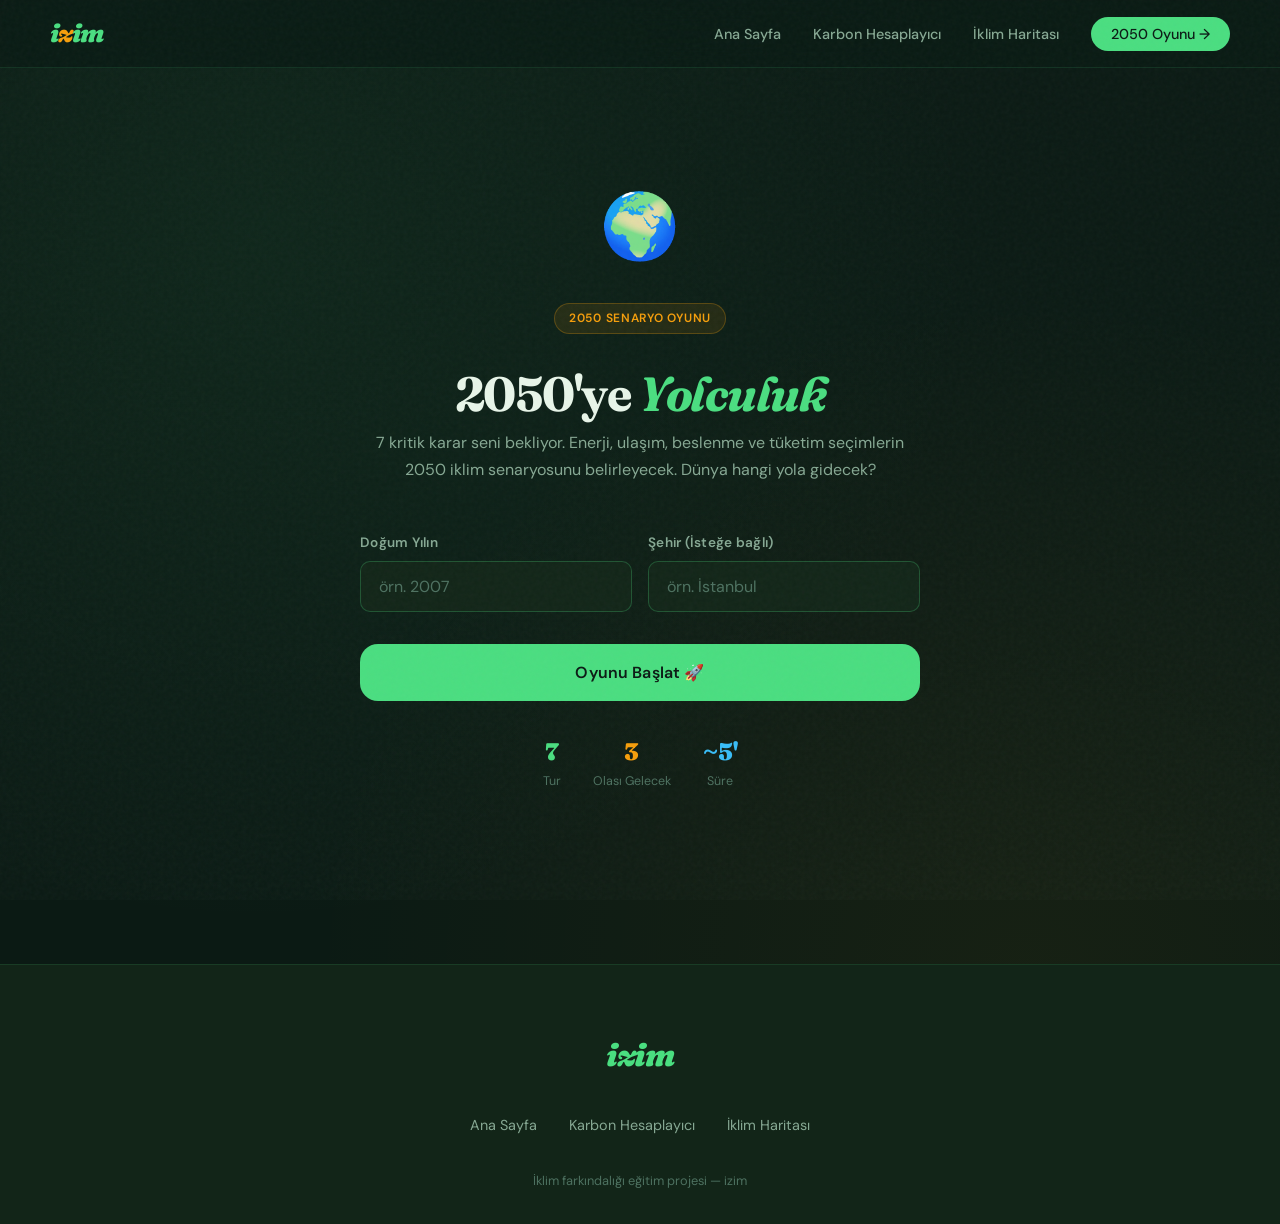
<file: senaryo.html>
<!DOCTYPE html>
<html lang="tr">
<head>
  <meta charset="UTF-8">
  <meta name="viewport" content="width=device-width, initial-scale=1.0">
  <title>2050 Senaryo Oyunu — izim</title>
  <meta name="description" content="2050'ye Yolculuk: Enerji, ulaşım, beslenme ve tüketim kararları ver. Seçimlerin gelecek iklim senaryosunu belirlesin.">
  <link rel="icon" href="data:image/svg+xml,<svg xmlns='http://www.w3.org/2000/svg' viewBox='0 0 100 100'><text y='.9em' font-size='90'>🎮</text></svg>">
  <link rel="stylesheet" href="css/style.css">
  <style>
    /* ================================================================
       2050 SENARYO OYUNU — Styles
       ================================================================ */
    body {
      background:
        radial-gradient(ellipse at 20% 20%, rgba(74, 222, 128, 0.06) 0%, transparent 50%),
        radial-gradient(ellipse at 80% 80%, rgba(245, 158, 11, 0.05) 0%, transparent 50%),
        var(--color-bg);
    }

    .game-page {
      min-height: 100vh;
      padding-top: var(--nav-height);
    }

    /* ---- START SCREEN ---- */
    #screen-start {
      min-height: calc(100vh - var(--nav-height));
      display: flex;
      align-items: center;
      justify-content: center;
      padding: var(--space-2xl) var(--space-lg);
    }

    .start-card {
      max-width: 560px;
      width: 100%;
      text-align: center;
    }

    .game-logo {
      font-size: 4rem;
      margin-bottom: var(--space-lg);
      display: block;
      animation: float 4s ease-in-out infinite;
    }

    .start-card h1 {
      font-size: clamp(2rem, 4vw + 0.5rem, 3rem);
      margin-bottom: var(--space-sm);
    }

    .start-card h1 span {
      color: var(--color-primary);
      font-style: italic;
    }

    .start-badge {
      display: inline-flex;
      align-items: center;
      gap: 8px;
      padding: 5px 14px;
      background: rgba(245, 158, 11, 0.1);
      border: 1px solid rgba(245, 158, 11, 0.25);
      border-radius: var(--radius-full);
      font-size: 0.75rem;
      font-weight: 600;
      color: var(--color-accent);
      letter-spacing: 0.06em;
      text-transform: uppercase;
      margin-bottom: var(--space-xl);
    }

    .start-desc {
      color: var(--color-text-secondary);
      margin-bottom: var(--space-2xl);
      font-size: 1rem;
      line-height: 1.7;
    }

    /* Input fields for start screen */
    .start-form {
      display: grid;
      grid-template-columns: 1fr 1fr;
      gap: var(--space-md);
      margin-bottom: var(--space-xl);
      text-align: left;
    }

    @media (max-width: 480px) {
      .start-form { grid-template-columns: 1fr; }
    }

    /* Personalized message */
    #personal-message {
      display: none;
      margin-bottom: var(--space-xl);
      padding: var(--space-md) var(--space-lg);
      background: var(--color-surface);
      border: 1px solid var(--color-border-strong);
      border-left: 3px solid var(--color-accent);
      border-radius: var(--radius-md);
      text-align: left;
    }

    #personal-message p {
      font-size: 0.9rem;
      line-height: 1.6;
      color: var(--color-text-secondary);
    }

    #personal-message strong {
      color: var(--color-accent);
    }

    /* ---- GAME SCREEN ---- */
    #screen-game {
      display: none;
      min-height: calc(100vh - var(--nav-height));
      padding: var(--space-xl) var(--space-lg);
    }

    .game-layout {
      max-width: 920px;
      margin: 0 auto;
      display: grid;
      grid-template-columns: 1fr 280px;
      gap: var(--space-xl);
      align-items: start;
    }

    @media (max-width: 768px) {
      .game-layout { grid-template-columns: 1fr; }
      .game-sidebar { order: -1; }
    }

    /* Round header */
    .round-header {
      display: flex;
      align-items: center;
      gap: var(--space-md);
      margin-bottom: var(--space-xl);
    }

    .round-badge {
      background: var(--color-surface-2);
      border: 1px solid var(--color-border-strong);
      border-radius: var(--radius-full);
      padding: 6px 16px;
      font-size: 0.78rem;
      font-weight: 700;
      color: var(--color-text-secondary);
      letter-spacing: 0.04em;
    }

    .round-category {
      font-size: 0.85rem;
      font-weight: 600;
      color: var(--color-primary);
    }

    /* Game progress bar */
    .game-progress {
      margin-bottom: var(--space-xl);
    }

    .game-progress-steps {
      display: flex;
      gap: 6px;
    }

    .gps-step {
      flex: 1;
      height: 4px;
      border-radius: var(--radius-full);
      background: var(--color-surface-2);
      transition: background 0.3s ease;
    }

    .gps-step.done    { background: var(--color-primary); }
    .gps-step.current { background: var(--color-accent); }

    /* Scenario card */
    .scenario-card {
      background: var(--color-surface);
      border: 1px solid var(--color-border);
      border-radius: var(--radius-xl);
      padding: var(--space-2xl);
      position: relative;
      overflow: hidden;
      animation: scaleIn 0.4s var(--ease-out-expo) forwards;
    }

    .scenario-card::before {
      content: '';
      position: absolute;
      top: 0; left: 0; right: 0;
      height: 2px;
      background: linear-gradient(90deg, var(--color-primary), var(--color-accent));
      opacity: 0.6;
    }

    .scenario-icon {
      font-size: 3rem;
      margin-bottom: var(--space-md);
      display: block;
    }

    .scenario-title {
      font-family: var(--font-display);
      font-size: clamp(1.2rem, 2vw + 0.4rem, 1.7rem);
      font-weight: 700;
      line-height: 1.3;
      color: var(--color-text-primary);
      margin-bottom: var(--space-md);
    }

    .scenario-context {
      font-size: 0.9rem;
      color: var(--color-text-secondary);
      line-height: 1.65;
      margin-bottom: var(--space-xl);
      padding-left: var(--space-md);
      border-left: 2px solid var(--color-border-strong);
    }

    /* Choice buttons */
    .choices {
      display: flex;
      flex-direction: column;
      gap: var(--space-md);
    }

    .choice-btn {
      display: flex;
      align-items: flex-start;
      gap: var(--space-md);
      padding: 16px 20px;
      background: var(--color-surface-2);
      border: 1.5px solid var(--color-border);
      border-radius: var(--radius-lg);
      cursor: pointer;
      transition: all 0.25s var(--ease-out-expo);
      text-align: left;
      width: 100%;
      position: relative;
    }

    .choice-btn:hover {
      border-color: var(--color-primary);
      background: rgba(74, 222, 128, 0.05);
      transform: translateX(4px);
    }

    .choice-btn.selected {
      border-color: var(--color-primary);
      background: rgba(74, 222, 128, 0.08);
    }

    .choice-btn.impact-high {
      border-color: rgba(239, 68, 68, 0.3);
    }

    .choice-btn.impact-med:hover {
      border-color: var(--color-accent);
    }

    .choice-icon {
      font-size: 1.6rem;
      flex-shrink: 0;
      width: 40px;
      text-align: center;
      margin-top: 2px;
    }

    .choice-body { flex: 1; }

    .choice-body strong {
      display: block;
      font-size: 0.95rem;
      font-weight: 600;
      color: var(--color-text-primary);
      margin-bottom: 3px;
    }

    .choice-body span {
      font-size: 0.82rem;
      color: var(--color-text-muted);
      line-height: 1.5;
    }

    .choice-impact-badge {
      flex-shrink: 0;
      font-size: 0.72rem;
      font-weight: 700;
      padding: 3px 8px;
      border-radius: var(--radius-full);
      align-self: flex-start;
      margin-top: 2px;
    }

    .choice-impact-badge.low  { background:rgba(74,222,128,0.12); color:var(--color-primary); }
    .choice-impact-badge.med  { background:rgba(245,158,11,0.12); color:var(--color-accent); }
    .choice-impact-badge.high { background:rgba(239,68,68,0.12);  color:#f87171; }

    /* Feedback panel */
    .choice-feedback {
      display: none;
      margin-top: var(--space-lg);
      padding: var(--space-lg);
      background: var(--color-surface-2);
      border: 1px solid var(--color-border-strong);
      border-radius: var(--radius-md);
      animation: fadeInUp 0.4s var(--ease-out-expo) forwards;
    }

    .feedback-row {
      display: flex;
      align-items: center;
      gap: var(--space-sm);
      margin-bottom: var(--space-sm);
    }

    .feedback-co2 {
      font-family: var(--font-display);
      font-size: 1.3rem;
      font-weight: 900;
    }

    .feedback-co2.positive { color: #f87171; }
    .feedback-co2.neutral  { color: var(--color-accent); }
    .feedback-co2.negative { color: var(--color-primary); }

    .feedback-tip {
      font-size: 0.87rem;
      color: var(--color-text-secondary);
      line-height: 1.6;
    }

    .next-round-row {
      display: flex;
      justify-content: flex-end;
      margin-top: var(--space-lg);
    }

    /* ---- SIDEBAR ---- */
    .game-sidebar {
      position: sticky;
      top: calc(var(--nav-height) + var(--space-xl));
    }

    .sidebar-card {
      background: var(--color-surface);
      border: 1px solid var(--color-border);
      border-radius: var(--radius-lg);
      padding: var(--space-lg);
      margin-bottom: var(--space-md);
    }

    .sidebar-card h4 {
      font-size: 0.82rem;
      font-weight: 700;
      color: var(--color-text-secondary);
      letter-spacing: 0.05em;
      text-transform: uppercase;
      margin-bottom: var(--space-md);
    }

    .score-display {
      text-align: center;
      margin-bottom: var(--space-sm);
    }

    .score-val {
      font-family: var(--font-display);
      font-size: 2.2rem;
      font-weight: 900;
      line-height: 1;
      color: var(--color-primary);
    }

    .score-unit {
      font-size: 0.75rem;
      color: var(--color-text-muted);
    }

    .sidebar-bars {
      display: flex;
      flex-direction: column;
      gap: var(--space-md);
    }

    .sb-bar-label {
      display: flex;
      justify-content: space-between;
      font-size: 0.78rem;
      color: var(--color-text-secondary);
      margin-bottom: 5px;
      font-weight: 600;
    }

    .history-list {
      list-style: none;
      display: flex;
      flex-direction: column;
      gap: 6px;
      max-height: 200px;
      overflow-y: auto;
    }

    .history-item {
      display: flex;
      align-items: center;
      gap: 8px;
      font-size: 0.78rem;
      color: var(--color-text-secondary);
      padding: 6px 8px;
      background: var(--color-surface-2);
      border-radius: var(--radius-sm);
    }

    .history-item .hi-icon { font-size: 1rem; }
    .history-item .hi-co2 {
      margin-left: auto;
      font-weight: 600;
      font-size: 0.72rem;
    }

    /* ---- RESULT SCREEN ---- */
    #screen-result {
      display: none;
      min-height: calc(100vh - var(--nav-height));
      padding: var(--space-3xl) var(--space-lg);
    }

    .result-wrap {
      max-width: 680px;
      margin: 0 auto;
    }

    /* Scenario outcome visual */
    .outcome-visual {
      text-align: center;
      background: var(--color-surface);
      border: 1px solid var(--color-border);
      border-radius: var(--radius-xl);
      padding: var(--space-2xl);
      margin-bottom: var(--space-xl);
      position: relative;
      overflow: hidden;
    }

    .outcome-visual::before {
      content: '';
      position: absolute;
      inset: 0;
      pointer-events: none;
    }

    .outcome-visual.scenario-good::before {
      background: radial-gradient(ellipse at 50% 0%, rgba(74,222,128,0.12) 0%, transparent 70%);
    }

    .outcome-visual.scenario-mid::before {
      background: radial-gradient(ellipse at 50% 0%, rgba(245,158,11,0.12) 0%, transparent 70%);
    }

    .outcome-visual.scenario-bad::before {
      background: radial-gradient(ellipse at 50% 0%, rgba(239,68,68,0.12) 0%, transparent 70%);
    }

    .outcome-icon {
      font-size: 5rem;
      display: block;
      margin-bottom: var(--space-lg);
      animation: float 5s ease-in-out infinite;
    }

    .temp-result {
      font-family: var(--font-display);
      font-size: clamp(3rem, 6vw + 1rem, 5rem);
      font-weight: 900;
      line-height: 1;
      margin-bottom: var(--space-sm);
    }

    .temp-result.good { color: var(--color-primary); }
    .temp-result.mid  { color: var(--color-accent); }
    .temp-result.bad  { color: #f87171; }

    .outcome-title {
      font-size: 1.2rem;
      font-weight: 700;
      color: var(--color-text-primary);
      margin-bottom: var(--space-md);
    }

    .outcome-desc {
      font-size: 0.9rem;
      color: var(--color-text-secondary);
      max-width: 460px;
      margin: 0 auto var(--space-xl);
      line-height: 1.7;
    }

    /* Timeline */
    .timeline-section {
      background: var(--color-surface);
      border: 1px solid var(--color-border);
      border-radius: var(--radius-lg);
      padding: var(--space-xl);
      margin-bottom: var(--space-xl);
    }

    .timeline {
      display: flex;
      flex-direction: column;
      gap: 0;
      margin-top: var(--space-lg);
    }

    .timeline-item {
      display: flex;
      gap: var(--space-md);
      padding-bottom: var(--space-lg);
      position: relative;
    }

    .timeline-item:not(:last-child)::before {
      content: '';
      position: absolute;
      left: 17px;
      top: 36px;
      bottom: 0;
      width: 1px;
      background: var(--color-border);
    }

    .tl-dot {
      width: 36px; height: 36px;
      border-radius: 50%;
      display: flex; align-items: center; justify-content: center;
      font-size: 1rem;
      flex-shrink: 0;
      border: 2px solid var(--color-border);
      background: var(--color-surface-2);
    }

    .tl-dot.done { border-color: var(--color-primary); background: rgba(74,222,128,0.1); }

    .tl-content strong {
      display: block;
      font-size: 0.88rem;
      font-weight: 600;
      color: var(--color-text-primary);
      margin-top: 6px;
      margin-bottom: 3px;
    }

    .tl-content span {
      font-size: 0.8rem;
      color: var(--color-text-muted);
    }

    /* Perspective question */
    .perspective-section {
      background: var(--color-surface);
      border: 1px solid var(--color-border);
      border-radius: var(--radius-lg);
      padding: var(--space-xl);
      margin-bottom: var(--space-xl);
      text-align: center;
    }

    .perspective-section h3 {
      font-size: 1rem;
      margin-bottom: var(--space-lg);
    }

    #perspective-yes, #perspective-no {
      min-width: 100px;
    }

    .perspective-result {
      display: none;
      margin-top: var(--space-md);
      font-size: 0.88rem;
      color: var(--color-primary);
    }

    .result-actions {
      display: flex;
      gap: var(--space-md);
      justify-content: center;
      flex-wrap: wrap;
    }
  </style>
</head>
<body>

  <!-- Navigation -->
  <nav class="nav" id="main-nav">
    <div class="nav-inner">
      <a href="index.html" class="nav-logo">i<span>z</span>im</a>
      <ul class="nav-links">
        <li><a href="index.html">Ana Sayfa</a></li>
        <li><a href="karbon.html">Karbon Hesaplayıcı</a></li>
        <li><a href="harita.html">İklim Haritası</a></li>
        <li><a href="senaryo.html" class="nav-cta active">2050 Oyunu →</a></li>
      </ul>
      <button class="nav-burger" id="nav-burger" aria-label="Menü">
        <span></span><span></span><span></span>
      </button>
    </div>
  </nav>
  <nav class="nav-mobile" id="nav-mobile">
    <a href="index.html">Ana Sayfa</a>
    <a href="karbon.html">Karbon Hesaplayıcı</a>
    <a href="harita.html">İklim Haritası</a>
    <a href="senaryo.html">2050 Oyunu</a>
  </nav>

  <main class="game-page">

    <!-- ================================================================
         START SCREEN
         ================================================================ -->
    <div id="screen-start">
      <div class="start-card">
        <span class="game-logo" aria-hidden="true">🌍</span>

        <div class="start-badge">
          <span>2050 Senaryo Oyunu</span>
        </div>

        <h1>2050'ye <span>Yolculuk</span></h1>

        <p class="start-desc">
          7 kritik karar seni bekliyor. Enerji, ulaşım, beslenme ve tüketim seçimlerin
          2050 iklim senaryosunu belirleyecek. Dünya hangi yola gidecek?
        </p>

        <form class="start-form" id="start-form" onsubmit="return false;">
          <div class="input-group">
            <label for="birth-year">Doğum Yılın</label>
            <input type="number" id="birth-year" class="input" placeholder="örn. 2007"
              min="1950" max="2015" value="">
          </div>
          <div class="input-group">
            <label for="player-city">Şehir (İsteğe bağlı)</label>
            <input type="text" id="player-city" class="input" placeholder="örn. İstanbul">
          </div>
        </form>

        <div id="personal-message">
          <p id="personal-msg-text"></p>
        </div>

        <button class="btn btn-primary btn-lg" id="start-game-btn" style="width:100%;">
          Oyunu Başlat 🚀
        </button>

        <div style="display:flex; justify-content:center; gap:var(--space-xl); margin-top:var(--space-xl); flex-wrap:wrap;">
          <div style="text-align:center;">
            <div style="font-family:var(--font-display); font-size:1.5rem; font-weight:900; color:var(--color-primary);">7</div>
            <div style="font-size:0.78rem; color:var(--color-text-muted);">Tur</div>
          </div>
          <div style="text-align:center;">
            <div style="font-family:var(--font-display); font-size:1.5rem; font-weight:900; color:var(--color-accent);">3</div>
            <div style="font-size:0.78rem; color:var(--color-text-muted);">Olası Gelecek</div>
          </div>
          <div style="text-align:center;">
            <div style="font-family:var(--font-display); font-size:1.5rem; font-weight:900; color:#38bdf8;">~5'</div>
            <div style="font-size:0.78rem; color:var(--color-text-muted);">Süre</div>
          </div>
        </div>
      </div>
    </div>

    <!-- ================================================================
         GAME SCREEN
         ================================================================ -->
    <div id="screen-game">
      <div class="game-layout container">

        <!-- Main Content -->
        <div class="game-main">

          <!-- Progress bar -->
          <div class="game-progress">
            <div class="game-progress-steps" id="progress-steps"></div>
          </div>

          <!-- Round header -->
          <div class="round-header">
            <span class="round-badge" id="round-badge">Tur 1 / 7</span>
            <span class="round-category" id="round-category">Enerji Kullanımı</span>
          </div>

          <!-- Scenario card -->
          <div class="scenario-card" id="scenario-card">
            <span class="scenario-icon" id="scenario-icon">⚡</span>
            <h2 class="scenario-title" id="scenario-title">Senaryo yükleniyor…</h2>
            <p class="scenario-context" id="scenario-context"></p>

            <div class="choices" id="choices-container"></div>

            <!-- Feedback after choice -->
            <div class="choice-feedback" id="choice-feedback">
              <div class="feedback-row">
                <span class="feedback-co2" id="fb-co2-val">+0</span>
                <span style="font-size:0.82rem; color:var(--color-text-secondary);">kg CO₂/yıl bu karardan</span>
              </div>
              <p class="feedback-tip" id="fb-tip"></p>
            </div>

            <div class="next-round-row" id="next-round-row" style="display:none;">
              <button class="btn btn-primary" id="next-round-btn">Sonraki Tur →</button>
            </div>
          </div>
        </div>

        <!-- Sidebar -->
        <aside class="game-sidebar">
          <!-- Carbon score -->
          <div class="sidebar-card">
            <h4>Karbon Skoru</h4>
            <div class="score-display">
              <div class="score-val" id="sidebar-co2">0</div>
              <div class="score-unit">kg CO₂ / yıl</div>
            </div>
            <div class="sidebar-bars">
              <div>
                <div class="sb-bar-label">
                  <span>Karbon Ayak İzi</span>
                  <span id="sb-label-carbon">Düşük</span>
                </div>
                <div class="progress-track">
                  <div class="progress-fill" id="sb-bar-carbon" style="width:0%;background:var(--color-primary);"></div>
                </div>
              </div>
              <div>
                <div class="sb-bar-label">
                  <span>Sürdürülebilirlik</span>
                  <span id="sb-label-sustain">%0</span>
                </div>
                <div class="progress-track">
                  <div class="progress-fill" id="sb-bar-sustain" style="width:0%;background:#38bdf8;"></div>
                </div>
              </div>
            </div>
          </div>

          <!-- Decision history -->
          <div class="sidebar-card">
            <h4>Kararların</h4>
            <ul class="history-list" id="history-list">
              <li style="font-size:0.78rem; color:var(--color-text-muted); text-align:center; padding:12px 0;">
                Henüz karar verilmedi
              </li>
            </ul>
          </div>
        </aside>
      </div>
    </div>

    <!-- ================================================================
         RESULT SCREEN
         ================================================================ -->
    <div id="screen-result">
      <div class="result-wrap container">

        <!-- Outcome visual -->
        <div class="outcome-visual" id="outcome-visual">
          <span id="outcome-icon" class="outcome-icon">🌿</span>
          <div class="temp-result" id="temp-result">+1.5°C</div>
          <h2 class="outcome-title" id="outcome-title">Sürdürülebilir Gelecek</h2>
          <p class="outcome-desc" id="outcome-desc"></p>

          <div style="display:flex; gap:var(--space-md); justify-content:center; flex-wrap:wrap;">
            <div style="text-align:center; background:var(--color-surface-2); padding:12px 20px; border-radius:var(--radius-md);">
              <div style="font-family:var(--font-display); font-size:1.5rem; font-weight:900;" id="res-co2-num">0</div>
              <div style="font-size:0.72rem; color:var(--color-text-muted);">ton CO₂/yıl tahmini</div>
            </div>
            <div style="text-align:center; background:var(--color-surface-2); padding:12px 20px; border-radius:var(--radius-md);">
              <div style="font-family:var(--font-display); font-size:1.5rem; font-weight:900; color:#38bdf8;" id="res-sustain-num">0%</div>
              <div style="font-size:0.72rem; color:var(--color-text-muted);">Sürdürülebilirlik skoru</div>
            </div>
          </div>
        </div>

        <!-- Decision timeline -->
        <div class="timeline-section">
          <h3>Kararlarının Özeti</h3>
          <p style="font-size:0.85rem; margin-bottom:0;">Bu seçimlerin küresel iklimi nasıl etkilediği</p>
          <div class="timeline" id="result-timeline"></div>
        </div>

        <!-- Personalized recommendation -->
        <div class="recs-section" style="background:var(--color-surface); border:1px solid var(--color-border); border-radius:var(--radius-lg); padding:var(--space-xl); margin-bottom:var(--space-xl);">
          <h3 style="margin-bottom:4px;">Kişisel Tavsiyeler</h3>
          <p style="font-size:0.85rem; margin-bottom:0;">Gerçek hayatta yapabileceğin değişiklikler</p>
          <ul class="recs-list" id="result-recs" style="list-style:none;display:flex;flex-direction:column;gap:12px;margin-top:16px;"></ul>
        </div>

        <!-- Perspective question -->
        <div class="perspective-section">
          <h3>Bu simülasyon iklim değişikliğine bakış açını değiştirdi mi?</h3>
          <div style="display:flex; gap:var(--space-md); justify-content:center;">
            <button class="btn btn-secondary" id="perspective-yes">✅ Evet, değiştirdi</button>
            <button class="btn btn-ghost" id="perspective-no">❌ Hayır, değiştirmedi</button>
          </div>
          <p class="perspective-result" id="perspective-result"></p>
        </div>

        <!-- Actions -->
        <div class="result-actions">
          <button class="btn btn-ghost" id="restart-game-btn">↩ Yeniden Oyna</button>
          <a href="karbon.html" class="btn btn-secondary">Karbon Testini Yap 🌿</a>
          <a href="harita.html" class="btn btn-primary">İklim Haritası 🗺️</a>
        </div>

      </div>
    </div>

  </main>

  <footer class="footer" style="margin-top:var(--space-3xl);">
    <div class="container">
      <div class="footer-inner">
        <div class="footer-logo">izim</div>
        <ul class="footer-links">
          <li><a href="index.html">Ana Sayfa</a></li>
          <li><a href="karbon.html">Karbon Hesaplayıcı</a></li>
          <li><a href="harita.html">İklim Haritası</a></li>
        </ul>
        <p class="footer-copy">İklim farkındalığı eğitim projesi — izim</p>
      </div>
    </div>
  </footer>

  <script src="js/main.js" defer></script>
  <script src="js/senaryo.js?v=1.0.2" defer></script>
</body>
</html>
</file>
<file: css/style.css>
/* ================================================================
   İZİM — Shared Design System
   Aesthetic: Dark Cinematic + Organic Earth
   Fonts: Fraunces (display) + DM Sans (body)
   ================================================================ */

@import url('https://fonts.googleapis.com/css2?family=Fraunces:ital,opsz,wght@0,9..144,300;0,9..144,700;0,9..144,900;1,9..144,300&family=DM+Sans:wght@300;400;500;600&display=swap');

/* ----------------------------------------------------------------
   1. CSS Custom Properties (Design Tokens)
   ---------------------------------------------------------------- */
:root {
  /* Colors */
  --color-bg:           #0b1a14;
  --color-bg-rgb:       11, 26, 20;
  --color-surface:      #122518;
  --color-surface-2:    #1a3528;
  --color-surface-3:    #22433a;
  --color-primary:      #4ade80;
  --color-primary-rgb:  74, 222, 128;
  --color-primary-dark: #22c55e;
  --color-accent:       #f59e0b;
  --color-accent-rgb:   245, 158, 11;
  --color-danger:       #ef4444;
  --color-warning:      #fb923c;

  --color-text-primary:   #e8f5e9;
  --color-text-secondary: #86a893;
  --color-text-muted:     #4d7160;
  --color-border:         rgba(74, 222, 128, 0.12);
  --color-border-strong:  rgba(74, 222, 128, 0.25);

  /* Spacing (8px grid) */
  --space-xs:  4px;
  --space-sm:  8px;
  --space-md:  16px;
  --space-lg:  24px;
  --space-xl:  32px;
  --space-2xl: 48px;
  --space-3xl: 64px;
  --space-4xl: 96px;
  --space-5xl: 128px;

  /* Border Radius */
  --radius-sm:   4px;
  --radius-md:   10px;
  --radius-lg:   18px;
  --radius-xl:   28px;
  --radius-full: 9999px;

  /* Shadows */
  --shadow-sm:  0 1px 3px rgba(0,0,0,0.3);
  --shadow-md:  0 4px 16px rgba(0,0,0,0.4);
  --shadow-lg:  0 12px 40px rgba(0,0,0,0.5);
  --shadow-xl:  0 24px 80px rgba(0,0,0,0.6);
  --glow-green: 0 0 30px rgba(74, 222, 128, 0.18);
  --glow-amber: 0 0 30px rgba(245, 158, 11, 0.18);

  /* Typography */
  --font-display: 'Fraunces', Georgia, serif;
  --font-body:    'DM Sans', system-ui, sans-serif;

  /* Easing */
  --ease-out-expo:  cubic-bezier(0.16, 1, 0.3, 1);
  --ease-out-quart: cubic-bezier(0.25, 1, 0.5, 1);
  --ease-spring:    cubic-bezier(0.34, 1.56, 0.64, 1);
  --ease-in-out:    cubic-bezier(0.76, 0, 0.24, 1);

  /* Nav height */
  --nav-height: 68px;
}

/* ----------------------------------------------------------------
   2. Reset & Base
   ---------------------------------------------------------------- */
*, *::before, *::after {
  box-sizing: border-box;
  margin: 0;
  padding: 0;
}

html {
  scroll-behavior: smooth;
  font-size: 16px;
}

body {
  font-family: var(--font-body);
  background-color: var(--color-bg);
  color: var(--color-text-primary);
  line-height: 1.6;
  overflow-x: hidden;
  -webkit-font-smoothing: antialiased;
}

img, svg { max-width: 100%; display: block; }
a { color: inherit; text-decoration: none; }
button { font-family: inherit; cursor: pointer; border: none; }
input, select, textarea { font-family: inherit; }

/* Grain texture overlay */
body::before {
  content: '';
  position: fixed;
  top: 0; left: 0;
  width: 100%; height: 100%;
  background-image: url("data:image/svg+xml,%3Csvg viewBox='0 0 256 256' xmlns='http://www.w3.org/2000/svg'%3E%3Cfilter id='noise'%3E%3CfeTurbulence type='fractalNoise' baseFrequency='0.85' numOctaves='4' stitchTiles='stitch'/%3E%3C/filter%3E%3Crect width='100%25' height='100%25' filter='url(%23noise)' opacity='0.035'/%3E%3C/svg%3E");
  pointer-events: none;
  z-index: 9998;
}

/* ----------------------------------------------------------------
   3. Typography
   ---------------------------------------------------------------- */
h1, h2, h3, h4, h5, h6 {
  font-family: var(--font-display);
  line-height: 1.15;
  color: var(--color-text-primary);
  font-weight: 700;
}

h1 { font-size: clamp(2.5rem, 5vw + 1rem, 5.5rem); letter-spacing: -0.03em; }
h2 { font-size: clamp(1.8rem, 3vw + 0.5rem, 3.2rem); letter-spacing: -0.025em; }
h3 { font-size: clamp(1.3rem, 2vw + 0.3rem, 2rem); letter-spacing: -0.02em; }
h4 { font-size: clamp(1.1rem, 1.5vw + 0.2rem, 1.4rem); }

p {
  font-size: clamp(0.95rem, 1vw + 0.4rem, 1.1rem);
  color: var(--color-text-secondary);
  line-height: 1.7;
}

.label {
  font-size: 0.75rem;
  font-weight: 600;
  letter-spacing: 0.1em;
  text-transform: uppercase;
  color: var(--color-primary);
}

.text-accent { color: var(--color-accent); }
.text-primary-color { color: var(--color-primary); }
.text-muted { color: var(--color-text-muted); }

/* ----------------------------------------------------------------
   4. Layout
   ---------------------------------------------------------------- */
.container {
  max-width: 1180px;
  margin: 0 auto;
  padding: 0 var(--space-lg);
}

.section {
  padding: var(--space-5xl) 0;
}

.section-sm {
  padding: var(--space-3xl) 0;
}

.grid-2 {
  display: grid;
  grid-template-columns: repeat(2, 1fr);
  gap: var(--space-xl);
}

.grid-3 {
  display: grid;
  grid-template-columns: repeat(3, 1fr);
  gap: var(--space-xl);
}

.grid-asymmetric {
  display: grid;
  grid-template-columns: 2fr 1fr;
  gap: var(--space-2xl);
}

@media (max-width: 768px) {
  .grid-2, .grid-3, .grid-asymmetric {
    grid-template-columns: 1fr;
  }
  .section { padding: var(--space-3xl) 0; }
}

/* ----------------------------------------------------------------
   5. Navigation
   ---------------------------------------------------------------- */
.nav {
  position: fixed;
  top: 0;
  width: 100%;
  z-index: 1000;
  height: var(--nav-height);
  display: flex;
  align-items: center;
  padding: 0 var(--space-xl);
  backdrop-filter: blur(16px) saturate(180%);
  -webkit-backdrop-filter: blur(16px) saturate(180%);
  background: rgba(11, 26, 20, 0.85);
  border-bottom: 1px solid var(--color-border);
  transition: all 0.3s var(--ease-out-quart);
}

.nav.scrolled {
  background: rgba(11, 26, 20, 0.95);
  border-bottom-color: var(--color-border-strong);
}

.nav-inner {
  display: flex;
  align-items: center;
  justify-content: space-between;
  width: 100%;
  max-width: 1180px;
  margin: 0 auto;
}

.nav-logo {
  font-family: var(--font-display);
  font-size: 1.6rem;
  font-weight: 900;
  letter-spacing: -0.04em;
  color: var(--color-primary);
  font-style: italic;
  position: relative;
}

.nav-logo span {
  color: var(--color-accent);
}

.nav-links {
  display: flex;
  align-items: center;
  gap: var(--space-xl);
  list-style: none;
}

.nav-links a {
  font-size: 0.9rem;
  font-weight: 500;
  color: var(--color-text-secondary);
  transition: color 0.2s ease;
  position: relative;
}

.nav-links a::after {
  content: '';
  position: absolute;
  bottom: -3px;
  left: 0;
  width: 0;
  height: 1.5px;
  background: var(--color-primary);
  transition: width 0.3s var(--ease-out-expo);
}

.nav-links a:hover,
.nav-links a.active {
  color: var(--color-text-primary);
}

.nav-links a:hover::after,
.nav-links a.active::after {
  width: 100%;
}

.nav-cta {
  padding: 8px 20px;
  background: var(--color-primary);
  color: var(--color-bg) !important;
  border-radius: var(--radius-full);
  font-weight: 600;
  font-size: 0.85rem;
  transition: all 0.3s var(--ease-out-expo) !important;
}

.nav-cta:hover {
  background: var(--color-primary-dark);
  transform: translateY(-1px);
  box-shadow: var(--glow-green);
}

.nav-cta::after { display: none !important; }

/* Hamburger */
.nav-burger {
  display: none;
  flex-direction: column;
  gap: 5px;
  background: none;
  padding: 4px;
}

.nav-burger span {
  display: block;
  width: 24px;
  height: 2px;
  background: var(--color-text-primary);
  border-radius: 2px;
  transition: all 0.3s ease;
}

.nav-mobile {
  display: none;
  position: fixed;
  top: var(--nav-height);
  left: 0;
  right: 0;
  background: rgba(11, 26, 20, 0.98);
  backdrop-filter: blur(16px);
  border-bottom: 1px solid var(--color-border);
  padding: var(--space-lg);
  flex-direction: column;
  gap: var(--space-md);
  z-index: 999;
}

.nav-mobile.open { display: flex; }

.nav-mobile a {
  font-size: 1rem;
  font-weight: 500;
  color: var(--color-text-secondary);
  padding: var(--space-sm) 0;
  border-bottom: 1px solid var(--color-border);
  transition: color 0.2s;
}

.nav-mobile a:hover { color: var(--color-primary); }

@media (max-width: 768px) {
  .nav-links { display: none; }
  .nav-burger { display: flex; }
  .nav { padding: 0 var(--space-md); }
}

/* ----------------------------------------------------------------
   6. Buttons
   ---------------------------------------------------------------- */
.btn {
  display: inline-flex;
  align-items: center;
  justify-content: center;
  gap: var(--space-sm);
  padding: 14px 28px;
  font-size: 0.9rem;
  font-weight: 600;
  border-radius: var(--radius-md);
  transition: all 0.3s var(--ease-out-expo);
  cursor: pointer;
  border: none;
  letter-spacing: 0.01em;
}

.btn-primary {
  background: var(--color-primary);
  color: var(--color-bg);
}

.btn-primary:hover {
  background: var(--color-primary-dark);
  transform: translateY(-2px);
  box-shadow: 0 8px 24px rgba(74, 222, 128, 0.3);
}

.btn-secondary {
  background: var(--color-surface-2);
  color: var(--color-text-primary);
  border: 1px solid var(--color-border-strong);
}

.btn-secondary:hover {
  border-color: var(--color-primary);
  color: var(--color-primary);
  transform: translateY(-2px);
}

.btn-ghost {
  background: transparent;
  color: var(--color-text-secondary);
  border: 1.5px solid var(--color-border-strong);
}

.btn-ghost:hover {
  border-color: var(--color-primary);
  color: var(--color-primary);
  background: rgba(74, 222, 128, 0.06);
}

.btn-accent {
  background: var(--color-accent);
  color: #0b1a14;
}

.btn-accent:hover {
  background: #e08c0a;
  transform: translateY(-2px);
  box-shadow: 0 8px 24px rgba(245, 158, 11, 0.3);
}

.btn-sm {
  padding: 10px 20px;
  font-size: 0.82rem;
}

.btn-lg {
  padding: 18px 40px;
  font-size: 1rem;
  border-radius: var(--radius-lg);
}

/* ----------------------------------------------------------------
   7. Cards
   ---------------------------------------------------------------- */
.card {
  background: var(--color-surface);
  border: 1px solid var(--color-border);
  border-radius: var(--radius-lg);
  padding: var(--space-xl);
  transition: all 0.4s var(--ease-out-expo);
  position: relative;
  overflow: hidden;
}

.card::before {
  content: '';
  position: absolute;
  top: 0; left: 0; right: 0;
  height: 1px;
  background: linear-gradient(90deg, transparent, var(--color-primary), transparent);
  opacity: 0;
  transition: opacity 0.4s ease;
}

.card:hover {
  transform: translateY(-4px);
  border-color: var(--color-border-strong);
  box-shadow: var(--shadow-lg), var(--glow-green);
}

.card:hover::before {
  opacity: 1;
}

.glass-card {
  background: rgba(18, 37, 24, 0.6);
  backdrop-filter: blur(16px);
  -webkit-backdrop-filter: blur(16px);
  border: 1px solid var(--color-border);
  border-radius: var(--radius-lg);
  padding: var(--space-xl);
}

/* ----------------------------------------------------------------
   8. Inputs & Forms
   ---------------------------------------------------------------- */
.input {
  width: 100%;
  padding: 14px 18px;
  font-family: var(--font-body);
  font-size: 1rem;
  color: var(--color-text-primary);
  background: var(--color-surface);
  border: 1.5px solid var(--color-border-strong);
  border-radius: var(--radius-md);
  outline: none;
  transition: all 0.25s ease;
}

.input:focus {
  border-color: var(--color-primary);
  box-shadow: 0 0 0 3px rgba(74, 222, 128, 0.12);
  background: var(--color-surface-2);
}

.input::placeholder {
  color: var(--color-text-muted);
}

.input-group {
  display: flex;
  flex-direction: column;
  gap: var(--space-sm);
}

.input-group label {
  font-size: 0.85rem;
  font-weight: 600;
  color: var(--color-text-secondary);
  letter-spacing: 0.02em;
}

/* ----------------------------------------------------------------
   9. Progress Bars
   ---------------------------------------------------------------- */
.progress-wrap {
  display: flex;
  flex-direction: column;
  gap: var(--space-xs);
}

.progress-label {
  display: flex;
  justify-content: space-between;
  font-size: 0.8rem;
  font-weight: 500;
  color: var(--color-text-secondary);
}

.progress-track {
  height: 8px;
  background: var(--color-surface-2);
  border-radius: var(--radius-full);
  overflow: hidden;
}

.progress-fill {
  height: 100%;
  border-radius: var(--radius-full);
  background: linear-gradient(90deg, var(--color-primary-dark), var(--color-primary));
  transition: width 0.8s var(--ease-out-expo);
  position: relative;
}

.progress-fill::after {
  content: '';
  position: absolute;
  top: 0; right: 0; bottom: 0;
  width: 20px;
  background: linear-gradient(90deg, transparent, rgba(255,255,255,0.3));
}

/* ----------------------------------------------------------------
   10. Badge / Tag
   ---------------------------------------------------------------- */
.badge {
  display: inline-flex;
  align-items: center;
  gap: 6px;
  padding: 5px 12px;
  border-radius: var(--radius-full);
  font-size: 0.78rem;
  font-weight: 600;
  letter-spacing: 0.04em;
}

.badge-green {
  background: rgba(74, 222, 128, 0.12);
  color: var(--color-primary);
  border: 1px solid rgba(74, 222, 128, 0.25);
}

.badge-amber {
  background: rgba(245, 158, 11, 0.12);
  color: var(--color-accent);
  border: 1px solid rgba(245, 158, 11, 0.25);
}

.badge-red {
  background: rgba(239, 68, 68, 0.12);
  color: #f87171;
  border: 1px solid rgba(239, 68, 68, 0.25);
}

/* ----------------------------------------------------------------
   11. Section Headers
   ---------------------------------------------------------------- */
.section-header {
  margin-bottom: var(--space-3xl);
}

.section-header .label {
  display: inline-block;
  margin-bottom: var(--space-sm);
}

.section-header h2 {
  margin-bottom: var(--space-md);
}

.section-header p {
  max-width: 560px;
}

.section-header.centered {
  text-align: center;
}

.section-header.centered p {
  margin: 0 auto;
}

/* Divider */
.divider {
  width: 48px;
  height: 3px;
  background: var(--color-primary);
  border-radius: var(--radius-full);
  margin: var(--space-md) 0;
}

.divider.centered { margin: var(--space-md) auto; }

/* ----------------------------------------------------------------
   12. Animations
   ---------------------------------------------------------------- */
@keyframes fadeInUp {
  from { opacity: 0; transform: translateY(30px); }
  to   { opacity: 1; transform: translateY(0); }
}

@keyframes fadeInLeft {
  from { opacity: 0; transform: translateX(-30px); }
  to   { opacity: 1; transform: translateX(0); }
}

@keyframes scaleIn {
  from { opacity: 0; transform: scale(0.92); }
  to   { opacity: 1; transform: scale(1); }
}

@keyframes pulse-glow {
  0%, 100% { box-shadow: 0 0 20px rgba(74, 222, 128, 0.2); }
  50%       { box-shadow: 0 0 40px rgba(74, 222, 128, 0.4); }
}

@keyframes float {
  0%, 100% { transform: translateY(0px); }
  50%       { transform: translateY(-10px); }
}

@keyframes spin {
  from { transform: rotate(0deg); }
  to   { transform: rotate(360deg); }
}

@keyframes countUp {
  from { opacity: 0; transform: translateY(20px); }
  to   { opacity: 1; transform: translateY(0); }
}

/* Reveal on scroll */
.reveal {
  opacity: 0;
  transform: translateY(24px);
  transition: opacity 0.7s var(--ease-out-expo), transform 0.7s var(--ease-out-expo);
}

.reveal.visible {
  opacity: 1;
  transform: translateY(0);
}

.reveal-delay-1 { transition-delay: 0.1s; }
.reveal-delay-2 { transition-delay: 0.2s; }
.reveal-delay-3 { transition-delay: 0.3s; }
.reveal-delay-4 { transition-delay: 0.4s; }
.reveal-delay-5 { transition-delay: 0.5s; }

/* ----------------------------------------------------------------
   13. Footer
   ---------------------------------------------------------------- */
.footer {
  background: var(--color-surface);
  border-top: 1px solid var(--color-border);
  padding: var(--space-3xl) 0 var(--space-xl);
}

.footer-inner {
  display: flex;
  flex-direction: column;
  align-items: center;
  text-align: center;
  gap: var(--space-xl);
}

.footer-logo {
  font-family: var(--font-display);
  font-size: 2rem;
  font-weight: 900;
  color: var(--color-primary);
  font-style: italic;
  letter-spacing: -0.04em;
}

.footer-links {
  display: flex;
  gap: var(--space-xl);
  flex-wrap: wrap;
  justify-content: center;
  list-style: none;
}

.footer-links a {
  font-size: 0.9rem;
  color: var(--color-text-secondary);
  transition: color 0.2s;
}

.footer-links a:hover { color: var(--color-primary); }

.footer-copy {
  font-size: 0.8rem;
  color: var(--color-text-muted);
}

/* ----------------------------------------------------------------
   14. Page header (sub-pages)
   ---------------------------------------------------------------- */
.page-hero {
  padding: calc(var(--nav-height) + var(--space-3xl)) 0 var(--space-3xl);
  position: relative;
  overflow: hidden;
}

.page-hero-bg {
  position: absolute;
  inset: 0;
  background:
    radial-gradient(ellipse at 20% 60%, rgba(74, 222, 128, 0.08) 0%, transparent 50%),
    radial-gradient(ellipse at 80% 20%, rgba(245, 158, 11, 0.06) 0%, transparent 50%);
  pointer-events: none;
}

/* ----------------------------------------------------------------
   15. Scrollbar
   ---------------------------------------------------------------- */
::-webkit-scrollbar { width: 6px; }
::-webkit-scrollbar-track { background: var(--color-bg); }
::-webkit-scrollbar-thumb {
  background: var(--color-surface-3);
  border-radius: 3px;
}
::-webkit-scrollbar-thumb:hover { background: var(--color-primary-dark); }

/* ----------------------------------------------------------------
   16. Focus & accessibility
   ---------------------------------------------------------------- */
:focus-visible {
  outline: 2px solid var(--color-primary);
  outline-offset: 3px;
  border-radius: var(--radius-sm);
}

@media (prefers-reduced-motion: reduce) {
  *, *::before, *::after {
    animation-duration: 0.01ms !important;
    transition-duration: 0.01ms !important;
  }
}

/* ----------------------------------------------------------------
   17. Tooltips
   ---------------------------------------------------------------- */
[data-tooltip] {
  position: relative;
}

[data-tooltip]::after {
  content: attr(data-tooltip);
  position: absolute;
  bottom: calc(100% + 8px);
  left: 50%;
  transform: translateX(-50%);
  background: var(--color-surface-3);
  border: 1px solid var(--color-border-strong);
  color: var(--color-text-primary);
  font-size: 0.78rem;
  padding: 6px 12px;
  border-radius: var(--radius-sm);
  white-space: nowrap;
  opacity: 0;
  pointer-events: none;
  transition: opacity 0.2s ease;
  z-index: 100;
}

[data-tooltip]:hover::after { opacity: 1; }

/* ----------------------------------------------------------------
   18. Loading spinner
   ---------------------------------------------------------------- */
.spinner {
  width: 36px; height: 36px;
  border: 3px solid var(--color-surface-2);
  border-top-color: var(--color-primary);
  border-radius: 50%;
  animation: spin 0.8s linear infinite;
}

/* ----------------------------------------------------------------
   19. Dot Grid background
   ---------------------------------------------------------------- */
.dot-grid {
  background-image: radial-gradient(circle, rgba(74, 222, 128, 0.08) 1px, transparent 1px);
  background-size: 28px 28px;
}

/* ----------------------------------------------------------------
   20. Stat cards
   ---------------------------------------------------------------- */
.stat-card {
  background: var(--color-surface);
  border: 1px solid var(--color-border);
  border-radius: var(--radius-lg);
  padding: var(--space-xl);
  text-align: center;
}

.stat-card .stat-num {
  font-family: var(--font-display);
  font-size: clamp(2rem, 3vw + 1rem, 3.5rem);
  font-weight: 900;
  color: var(--color-primary);
  line-height: 1;
  margin-bottom: var(--space-sm);
}

.stat-card .stat-label {
  font-size: 0.85rem;
  color: var(--color-text-secondary);
  font-weight: 500;
}
</file>
